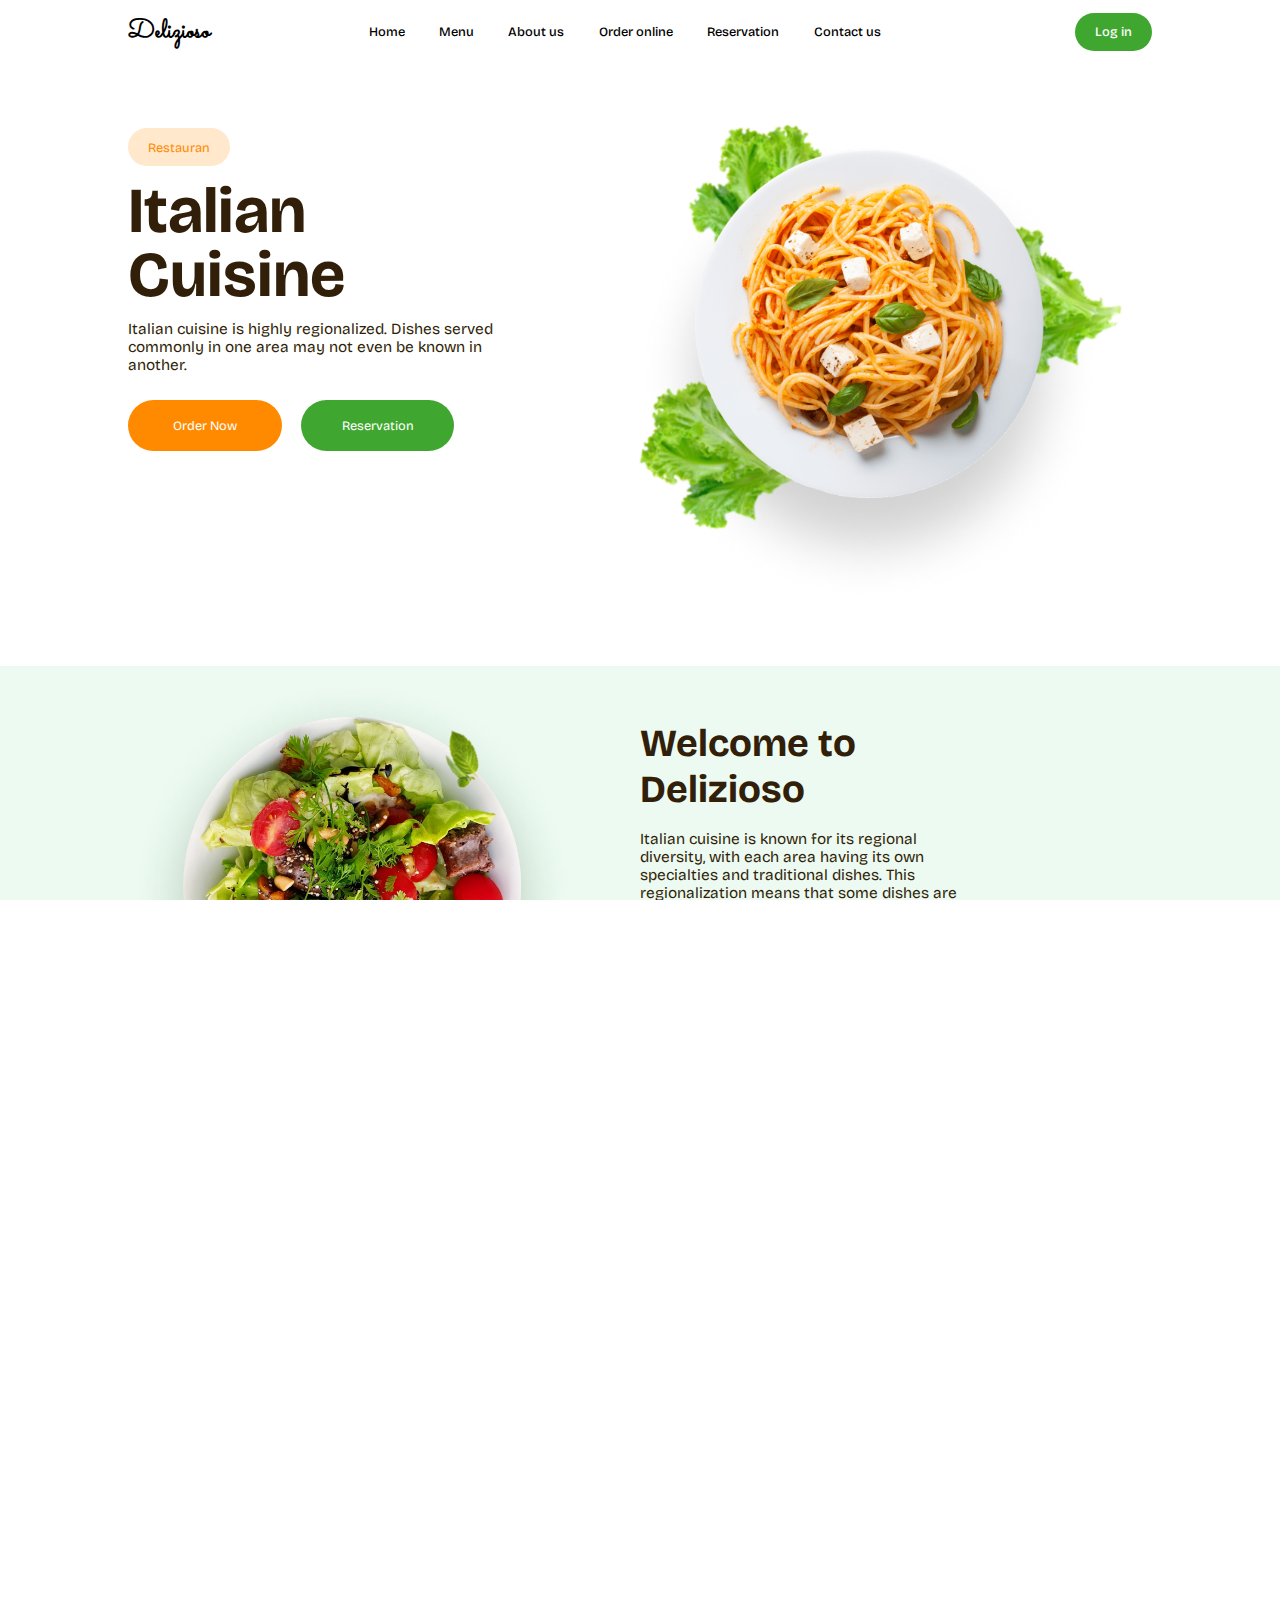
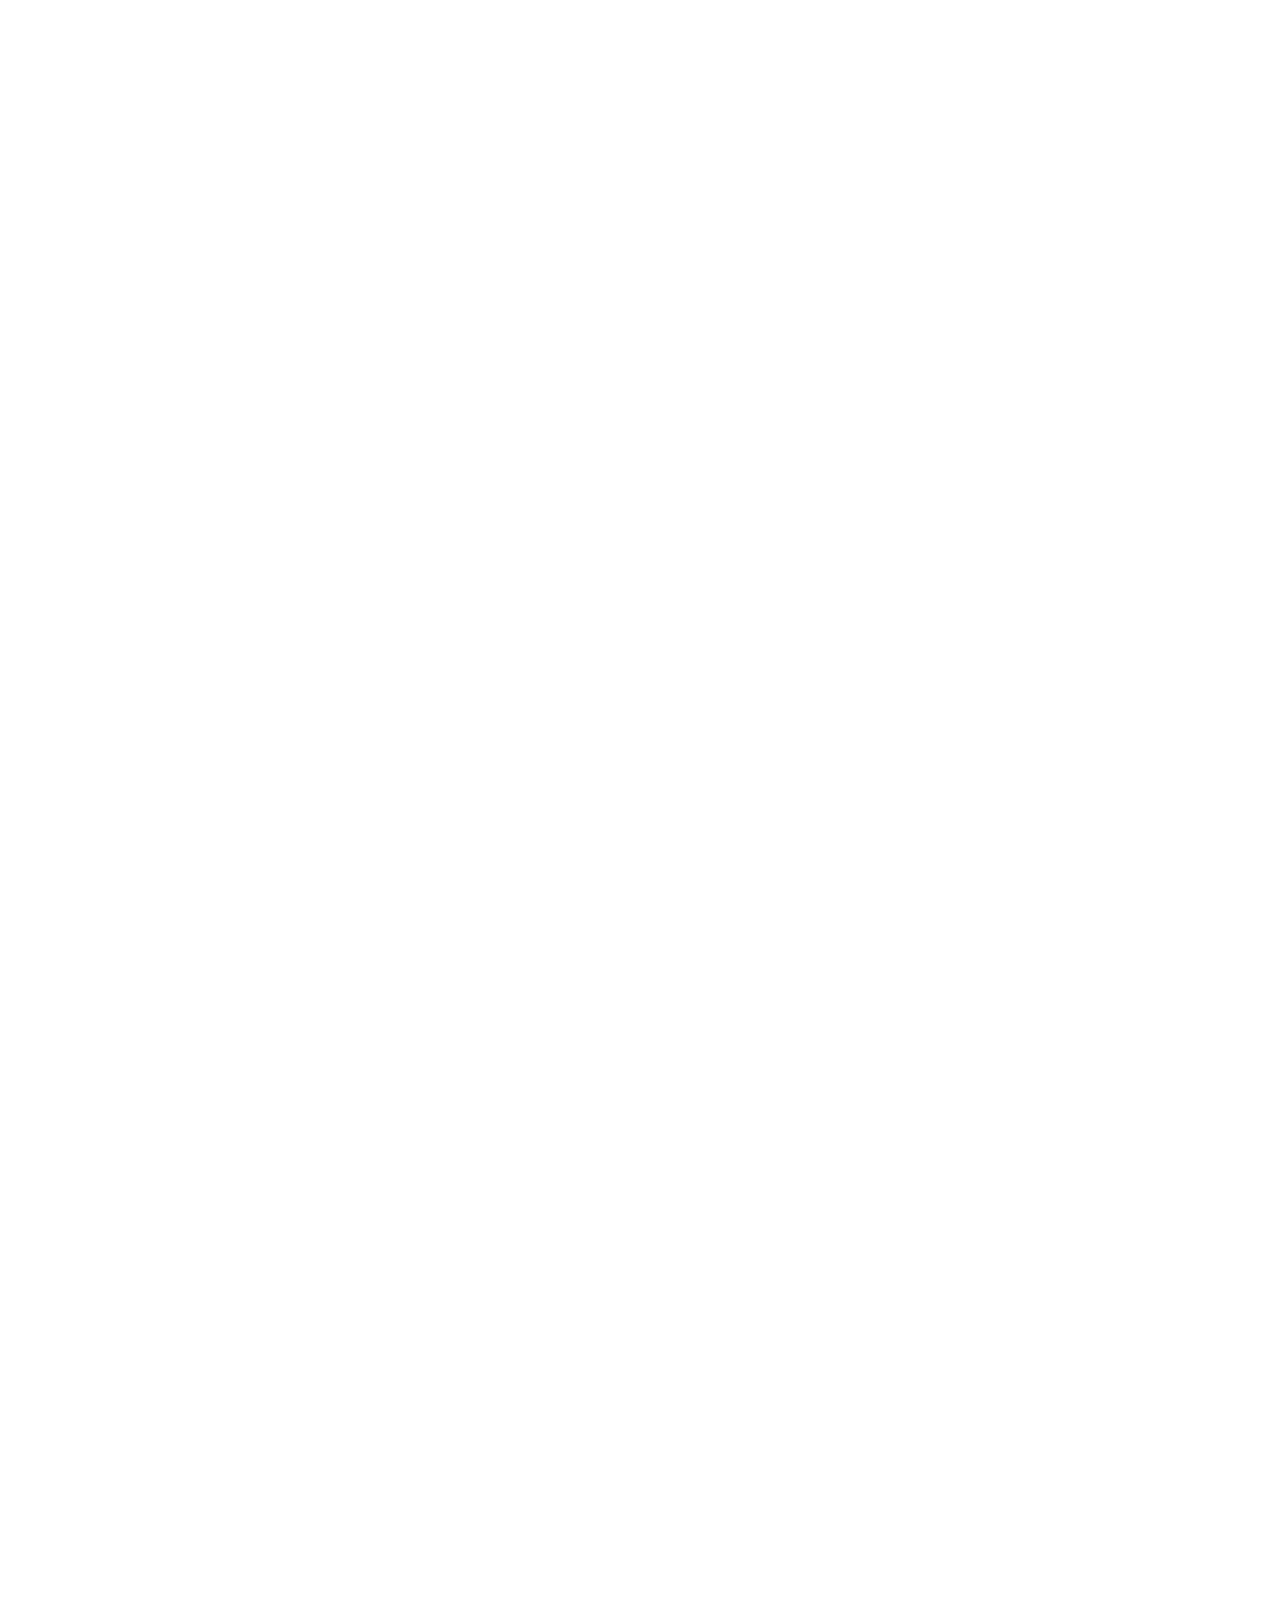
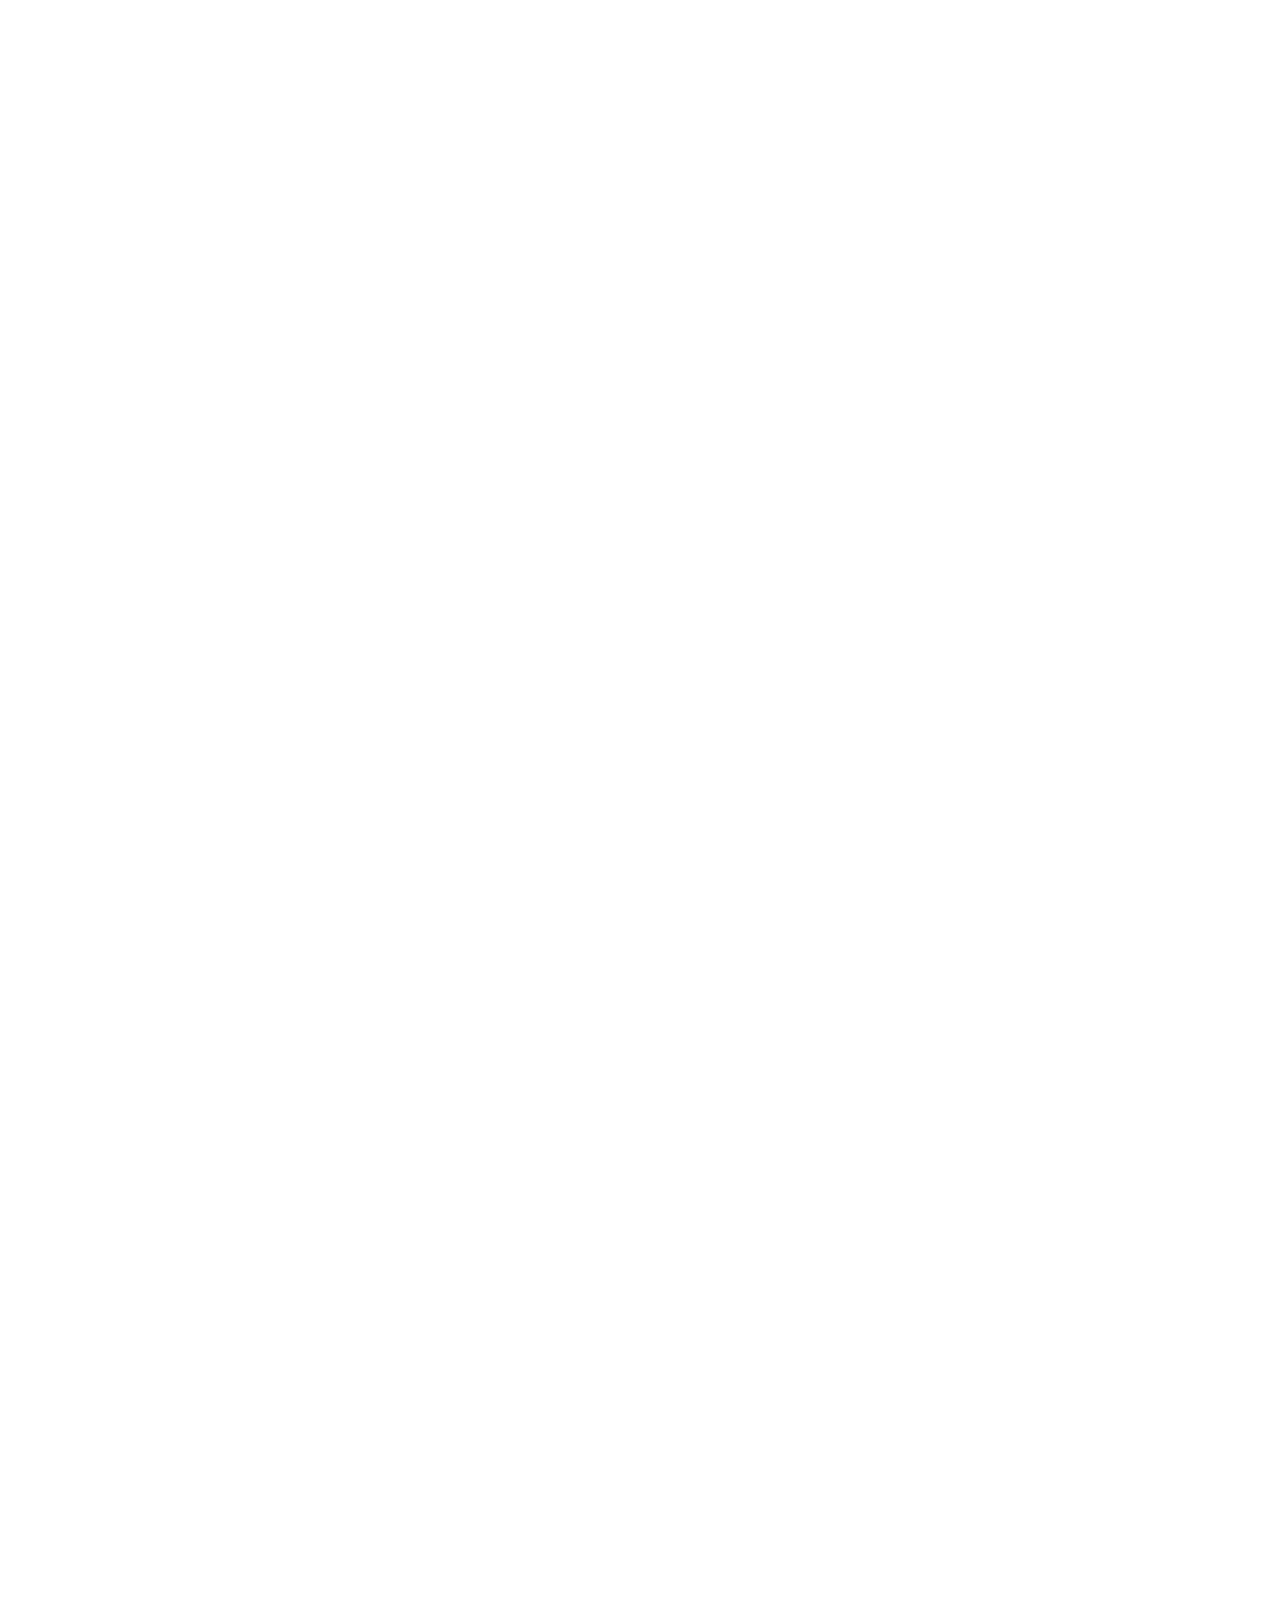
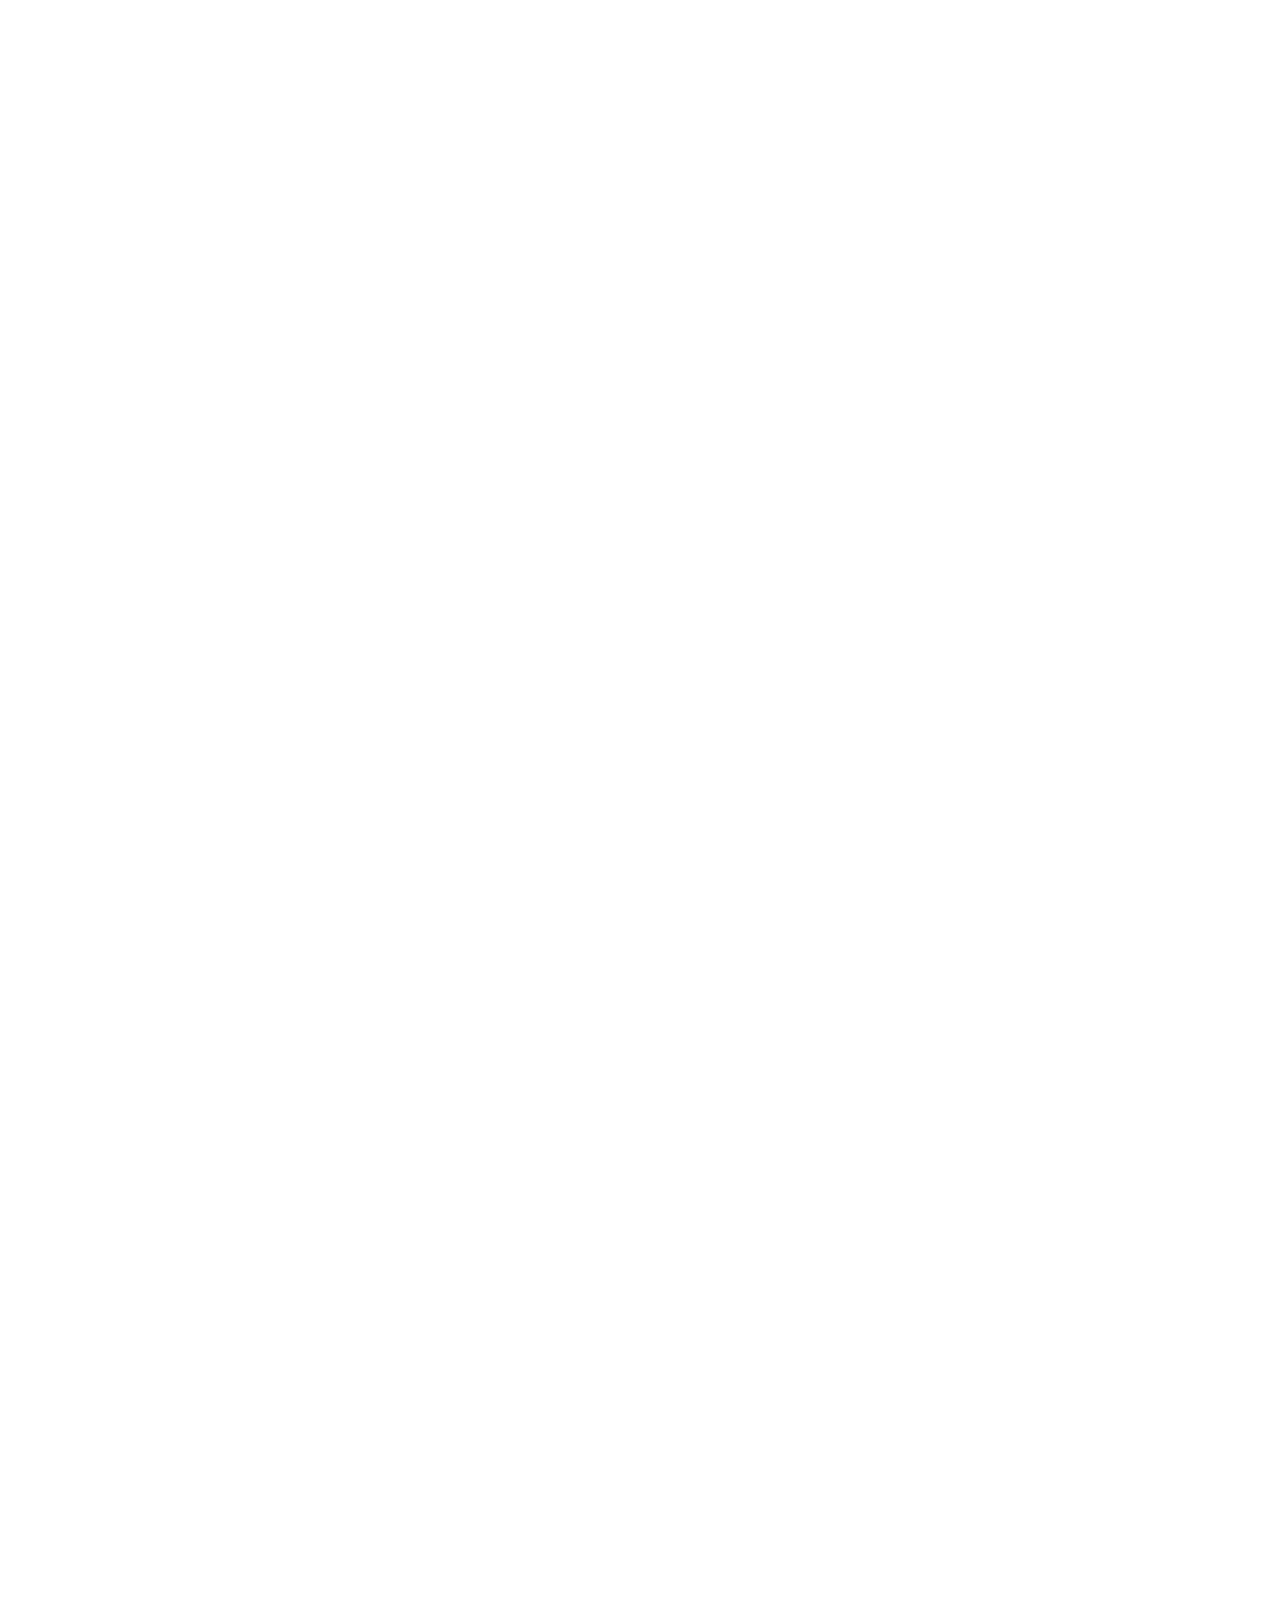
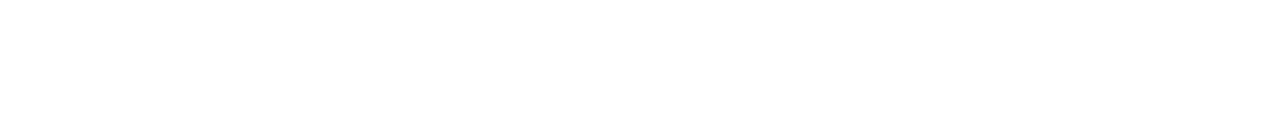
<file: Assets/index.html>
<!DOCTYPE html>
<html lang="en">
  <head>
    <meta charset="UTF-8" />
    <meta name="viewport" content="width=device-width, initial-scale=1.0" />
    <link
      rel="stylesheet"
      href="https://cdnjs.cloudflare.com/ajax/libs/font-awesome/6.5.1/css/all.min.css"
      integrity="sha512-DTOQO9RWCH3ppGqcWaEA1BIZOC6xxalwEsw9c2QQeAIftl+Vegovlnee1c9QX4TctnWMn13TZye+giMm8e2LwA=="
      crossorigin="anonymous"
      referrerpolicy="no-referrer"
    />
    <link
      rel="shortcut icon"
      href="./Images/Background/kisspng-italian-cuisine-pizza-naporitan-spaghetti-alla-put-top-view-spaghetti-bolognese-5add123c2c5952 1.png"
      type="image/x-icon"
    />
    <link rel="stylesheet" href="./style.css" />
    <link rel="stylesheet" href="./responsive.css" />
    <title>Delizioso</title>
  </head>

  <body>
    <div class="container">
        <div class="hamMenu">
            <input id="toggle" type="checkbox"></input>
            <label for="toggle" class="hamburger">
                <i class="fa-solid fa-bars icon icon0" style="color: #311f09"></i>
            </label>
            <div class="nav">
              <div class="nav-wrapper">
                <nav>
                  <a class="menu" href="#">Home</a><br>
                  <a href="./aboutus.html" class="menu" href="#">About</a><br>
                  <a class="menu" href="#">Order online</a><br>
                  <a class="menu" href="#">Reservation</a><br>
                  <a class="menu" href="#">Contact us</a><br>
                  <a class="loginMenu">Log in</a>
                </nav>
              </div>
            </div>
        </div>

      <div class="row">
        <div class="header">
          <a class="logo">Delizioso</a>
          <div class="group1">
            <a class="section">Home</a>
            <a href="./menu.html" class="section">Menu</a>
            <a href="./aboutus.html" class="section">About us</a>
            <a class="section">Order online</a>
            <a class="section">Reservation</a>
            <a class="section">Contact us</a>
          </div>
          <div class="group2">
            <i
              class="fa-solid fa-cart-shopping fa-bounce icon"
              style="color: #311f09; z-index: 0;"
            ></i>
            <a class="login">Log in</a>
            <!-- <i class="fa-solid fa-bars icon icon0" style="color: #c00909"></i> -->
          </div>
        </div>
      </div>

      <div class="row">
        <div class="background">
          <div class="divSection1">
            <p class="tag">Restauran</p>
            <h1 class="title">Italian Cuisine</h1>
            <p class="text">
              Italian cuisine is highly regionalized. Dishes served commonly in
              one area may not even be known in another.
            </p>
            <div class="div-button">
              <button class="button">Order Now</button>
              <button class="button1">Reservation</button>
            </div>
          </div>
          <div class="divSection2">
            <img
              class="img"
              src="./Images/Background/kisspng-italian-cuisine-pizza-naporitan-spaghetti-alla-put-top-view-spaghetti-bolognese-5add123c2c5952 1.png"
            />
          </div>
        </div>
      </div>

      <div class="rowWelcome">
        <div class="row">
          <div class="divWelcome">
            <div class="imgDiv">
              <img class="img1" src="./Images/Background/Group 33.png" />
            </div>
            <div class="divWelcomeText">
              <div class="divtextwelcome">
                <h1 class="title1">Welcome to Delizioso</h1>
                <p class="text1">
                  Italian cuisine is known for its regional diversity, with each
                  area having its own specialties and traditional dishes. This
                  regionalization means that some dishes are common in one area
                  but may not be known in another.
                </p>
              </div>
              <button class="button button2">See our Menu</button>
            </div>
          </div>
        </div>
      </div>

      <div class="divMenu">
        <h1 class="title2">Our popular menu</h1>
        <div class="tagSection">
          <a class="menuButton hover" href="">All Catagory</a>
          <a class="menuButton" href="">Dinner</a>
          <a class="menuButton" href="">Lunch</a>
          <a class="menuButton" href="">Dessert</a>
          <a class="menuButton" href="">Drinks</a>
        </div>

        <div class="divProduct">
          <div class="divMenuProduct">
            <img class="img2" src="./Images/Menu/Mask Group.png" />
            <p class="title3">Spaghetti</p>
            <img class="icon1" src="./Icons/Stars.svg" />
            <p class="text2">
              Lorem ipsum dolor sit amet, consectetur adipiscing elit. Egestas
              consequat elit mi eget auctor adipiscing aliquam, diam.
            </p>
            <div class="divOrder">
              <p class="text3">$12.99</p>
              <button class="button resButton" type="button">Order now</button>
            </div>
          </div>
          <div class="divMenuProduct">
            <img class="img2" src="./Images/Menu/Mask Group-1.png" />
            <p class="title3">Gnocchi</p>
            <img class="icon1" src="./Icons/Stars.svg" />
            <p class="text2">
              Lorem ipsum dolor sit amet, consectetur adipiscing elit. Egestas
              consequat elit mi eget auctor adipiscing aliquam, diam.
            </p>
            <div class="divOrder">
              <p class="text3">$12.99</p>
              <button class="button resButton" type="button">Order now</button>
            </div>
          </div>
          <div class="divMenuProduct">
            <img class="img2" src="./Images/Menu/Mask Group-2.png" />
            <p class="title3">Rovioli</p>
            <img class="icon1" src="./Icons/Stars.svg" />
            <p class="text2">
              Lorem ipsum dolor sit amet, consectetur adipiscing elit. Egestas
              consequat elit mi eget auctor adipiscing aliquam, diam.
            </p>
            <div class="divOrder">
              <p class="text3">$12.99</p>
              <button class="button resButton" type="button">Order now</button>
            </div>
          </div>
          <div class="divMenuProduct">
            <img class="img2" src="./Images/Menu/Mask Group-3.png" />
            <p class="title3">Penne Alla Vodak</p>
            <img class="icon1" src="./Icons/Stars.svg" />
            <p class="text2">
              Lorem ipsum dolor sit amet, consectetur adipiscing elit. Egestas
              consequat elit mi eget auctor adipiscing aliquam, diam.
            </p>
            <div class="divOrder">
              <p class="text3">$12.99</p>
              <button class="button resButton" type="button">Order now</button>
            </div>
          </div>
          <div class="divMenuProduct">
            <img class="img2" src="./Images/Menu/Mask Group-4.png" />
            <p class="title3">Risoto</p>
            <img class="icon1" src="./Icons/Stars.svg" />
            <p class="text2">
              Lorem ipsum dolor sit amet, consectetur adipiscing elit. Egestas
              consequat elit mi eget auctor adipiscing aliquam, diam.
            </p>
            <div class="divOrder">
              <p class="text3">$12.99</p>
              <button class="button resButton" type="button">Order now</button>
            </div>
          </div>
          <div class="divMenuProduct">
            <img class="img2" src="./Images/Menu/Mask Group-5.png" />
            <p class="title3">Splitza Signature</p>
            <img class="icon1" src="./Icons/Stars.svg" />
            <p class="text2">
              Lorem ipsum dolor sit amet, consectetur adipiscing elit. Egestas
              consequat elit mi eget auctor adipiscing aliquam, diam.
            </p>
            <div class="divOrder">
              <p class="text3">$12.99</p>
              <button class="button resButton" type="button">Order now</button>
            </div>
          </div>
        </div>
      </div>

      <div class="divTable">
        <img class="img3" src="./Images/Background/Picture.png" />
        <div class="divTableText">
          <h1 class="title4">Let's reserve a table</h1>
          <p class="text4">
            Lorem ipsum dolor sit amet, consectetur adipiscing elit. Facilisis
            ultricies at eleifend proin. Congue nibh nulla malesuada ultricies
            nec quam
          </p>
          <button class="button resButton1" type="button">Reservation</button>
        </div>
      </div>

      <div class="divChefs">
        <h1 class="title2">Our greatest chef</h1>

        <div class="chefs">
          <div class="divCheafSection">
            <img class="img4" src="./Images/Chefs/Group 9.png" />
            <p class="text5">Betran Komar</p>
            <p class="text6">Head Chef</p>
          </div>
          <div class="divCheafSection">
            <img class="img4" src="./Images/Chefs/Group 8.png" />
            <p class="text5">Ferry Sauwi</p>
            <p class="text6">Chef</p>
          </div>
          <div class="divCheafSection">
            <img class="img4" src="./Images/Chefs/Group 10.png" />
            <p class="text5">Iswan Dracho</p>
            <p class="text6">Chef</p>
          </div>
        </div>
        <button class="button resButton2" type="button">View all</button>
      </div>

      <div class="divCostumerSays">
        <div class="divCostumer">
          <div class="costumerText">
            <h1 class="title2">Our customers say</h1>
            <div class="divUser">
              <div class="firstdiv">
                <h6 class="text7">Starla Virgoun</h6>
                <p class="text8">Financial advisor</p>
              </div>
              <div class="seconddiv">
                <p class="text4 resText4">
                  Lorem ipsum dolor sit amet, consectetur adipiscing elit.
                  Facilisis ultricies at eleifend proin. Congue nibh nulla
                  malesuada ultricies nec quam
                </p>
              </div>
            </div>
          </div>
        </div>
      </div>

      <div class="divTime">
        <div class="divTimeImg">
          <div class="divTimeText">
            <h1 class="title2 title5">We are open from</h1>
            <h6 class="title6">Monday - Sunday</h6>
            <div class="divTextFlex">
              <p class="text9">Launch: Mon-Sun: 11:00 AM - 02:00 PM</p>
            </div>
            <div class="divTextFlex">
              <p class="text9">Dinner: Sunday: 04:00 PM - 08:00 AM</p>
            </div>
            <div class="divTextFlex">
              <p class="text9">04:00 PM - 09:00 PM</p>
            </div>
            <button class="button resButton3" type="button">Order now</button>
            <button class="button1 resButton3" type="button">
              Reservation
            </button>
          </div>
        </div>
      </div>

      <!--  -->
      <div class="divFooter">
        <div class="footerSection">
          <a class="logo footer1">Delizioso</a>
          <p class="text10">
            Viverra gravida morbi egestas facilisis tortor netus non duis
            tempor.
          </p>
          <div class="divSocial">
            <i
              class="fa-brands fa-square-x-twitter icon2"
              style="color: #ffffff"
            ></i>
            <i
              class="fa-brands fa-square-instagram icon2"
              style="color: #ffffff"
            ></i>
            <i
              class="fa-brands fa-square-facebook icon2"
              style="color: #ffffff"
            ></i>
          </div>
        </div>
        <div class="footerSection">
          <p class="section section1 section2">Page</p>
          <a class="section section1">Home</a>
          <a class="section section1">Menu</a>
          <a class="section section1">Order online</a>
          <a class="section section1">Catering</a>
          <a class="section section1">Reservation</a>
        </div>
        <div class="footerSection">
          <p class="section section1 section2">Information</p>
          <a class="section section1">About us</a>
          <a class="section section1">Testimonial</a>
          <a class="section section1">Event</a>
        </div>
        <div class="footerSection">
          <p class="section section1 section2">Get in touch</p>
          <a class="section section1"
            >3247 Johnson Ave, Bronx, NY 10463, Amerika Serikat</a
          >
          <a class="section section1">info@delizioso.com</a>
          <a class="section section1">+1 234 567 901</a>
        </div>
      </div>
      <img class="footer2" src="./Images/Background/Group 34.svg" />
    </div>
  </body>
</html>
</file>
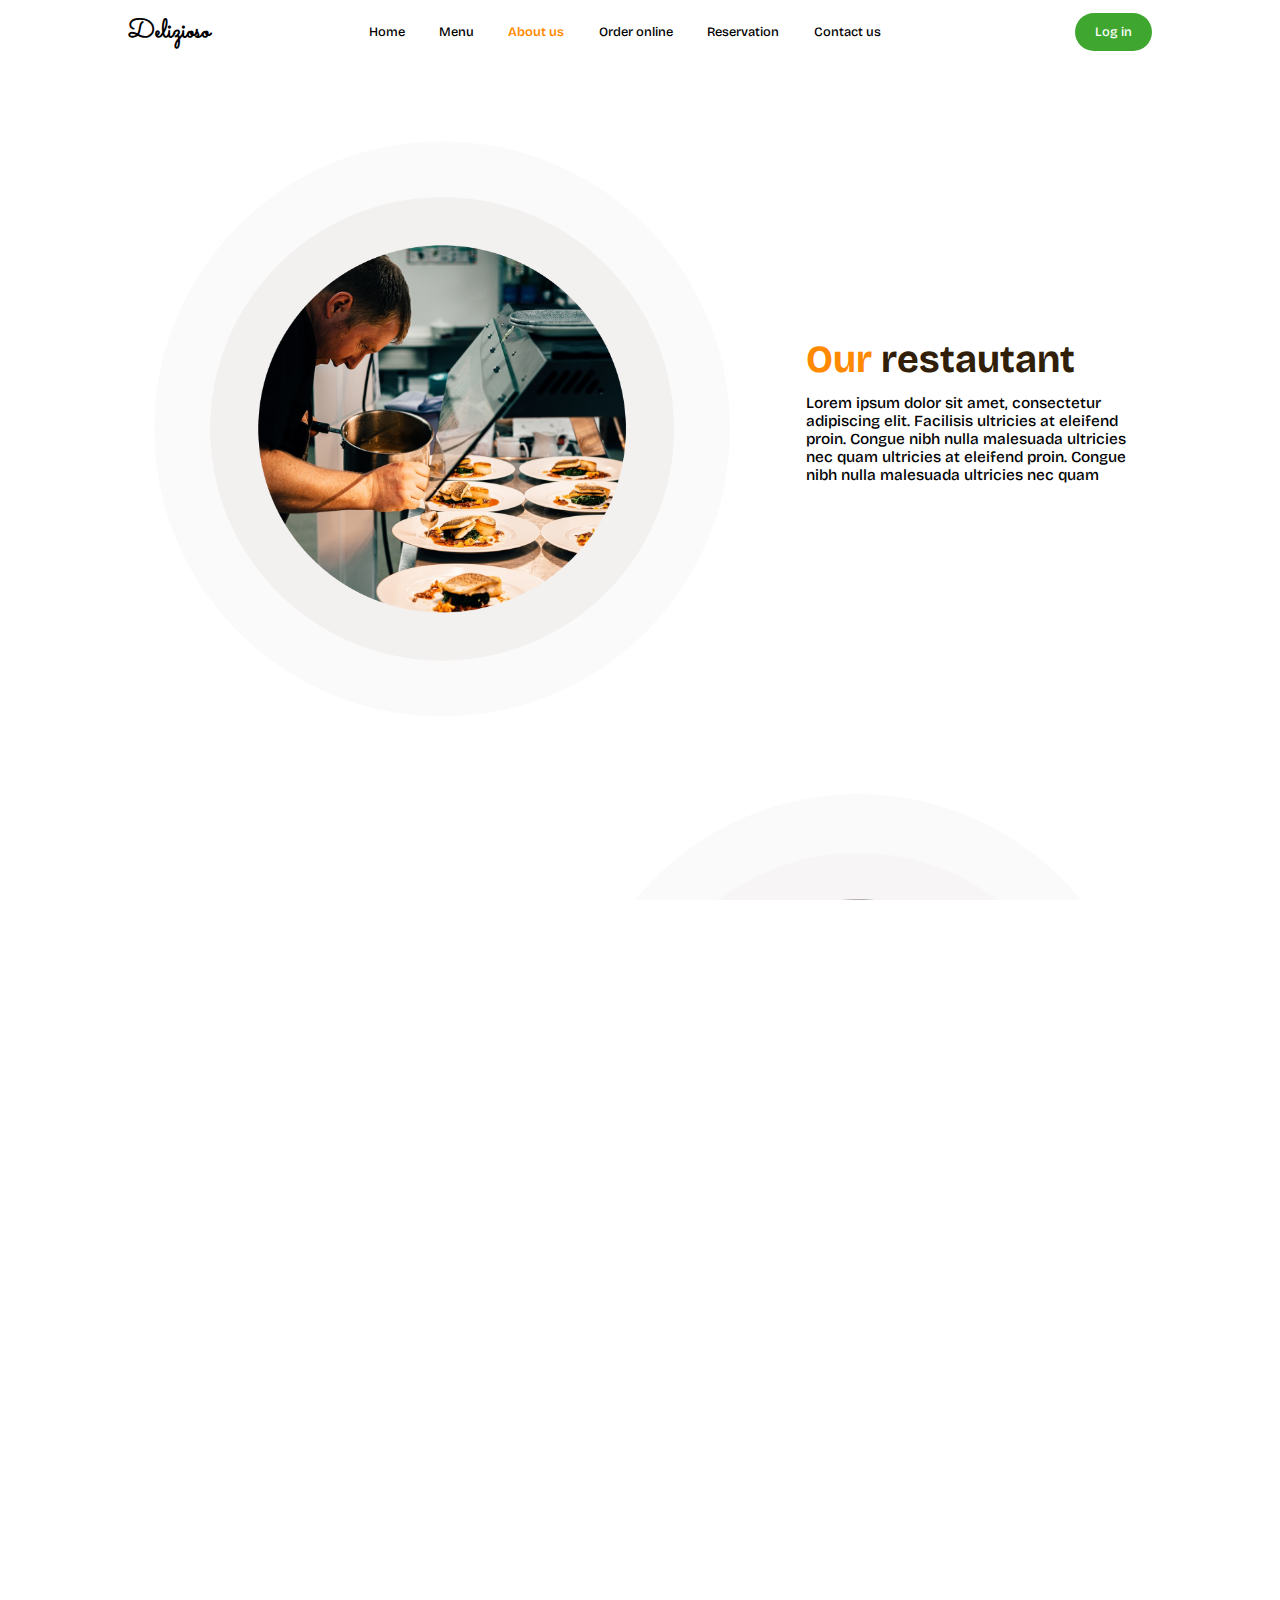
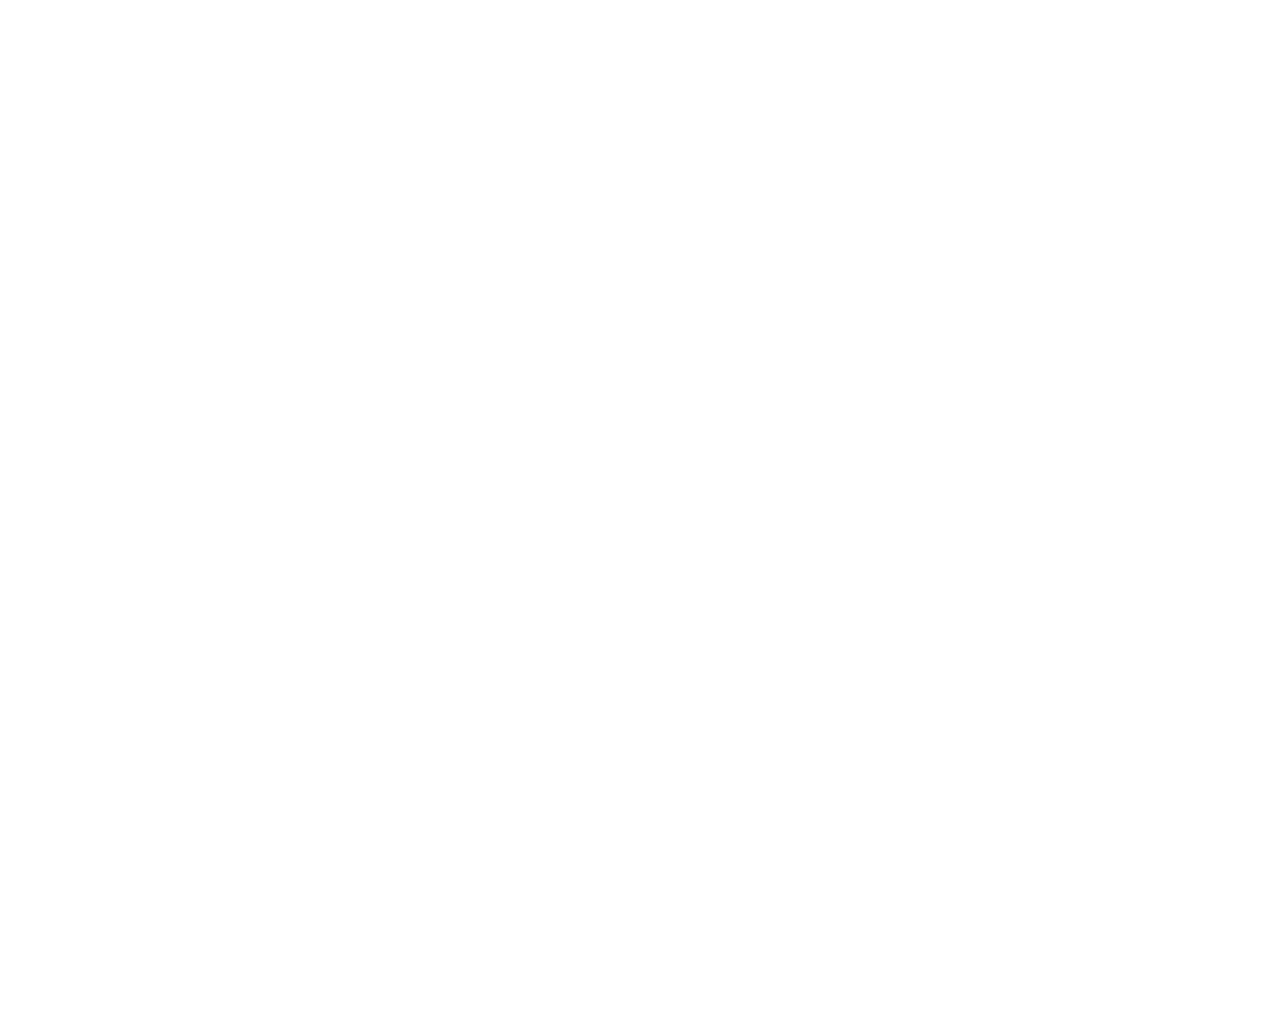
<file: Assets/aboutus.html>
<!DOCTYPE html>
<html lang="en">

<head>
    <meta charset="UTF-8" />
    <meta name="viewport" content="width=device-width, initial-scale=1.0" />
    <link rel="stylesheet" href="https://cdnjs.cloudflare.com/ajax/libs/font-awesome/6.5.1/css/all.min.css"
        integrity="sha512-DTOQO9RWCH3ppGqcWaEA1BIZOC6xxalwEsw9c2QQeAIftl+Vegovlnee1c9QX4TctnWMn13TZye+giMm8e2LwA=="
        crossorigin="anonymous" referrerpolicy="no-referrer" />
    <link rel="shortcut icon"
        href="./Images/Background/kisspng-italian-cuisine-pizza-naporitan-spaghetti-alla-put-top-view-spaghetti-bolognese-5add123c2c5952 1.png"
        type="image/x-icon" />
    <link rel="stylesheet" href="./style.css" />
    <link rel="stylesheet" href="./backup.css" />
    <link rel="stylesheet" href="./backup-responsive.css" />
    <link rel="stylesheet" href="./responsive.css" />
    <title>Delizioso</title>
</head>

<body>
    <div class="container">
        <div class="hamMenu">
            <input id="toggle" type="checkbox"></input>
            <label for="toggle" class="hamburger">
                <i class="fa-solid fa-bars icon icon0" style="color: #311f09"></i>
            </label>
            <div class="nav">
                <div class="nav-wrapper">
                    <nav>
                        <a class="menu" href="#">Home</a><br>
                        <a class="menu" href="#">About</a><br>
                        <a class="menu" href="#">Order online</a><br>
                        <a class="menu" href="#">Reservation</a><br>
                        <a class="menu" href="#">Contact us</a><br>
                        <a class="loginMenu">Log in</a>
                    </nav>
                </div>
            </div>
        </div>

        <div class="row">
            <div class="header">
                <a class="logo">Delizioso</a>
                <div class="group1">
                    <a href="./index.html" class="section">Home</a>
                    <a href="./menu.html" class="section">Menu</a>
                    <a class="section" style="color: #FF8A00; font-weight: 600;">About us</a>
                    <a class="section">Order online</a>
                    <a class="section">Reservation</a>
                    <a class="section">Contact us</a>
                </div>
                <div class="group2">
                    <i class="fa-solid fa-cart-shopping fa-bounce icon" style="color: #311f09; z-index: 0;"></i>
                    <a class="login">Log in</a>
                    <!-- <i class="fa-solid fa-bars icon icon0" style="color: #c00909"></i> -->
                </div>
            </div>
        </div>

        <div class="tables">

            <div class="divTable">
                <img class="img3" src="./Images/Background/Picture2.png" />
                <div class="divTableText">
                    <h1 class="title4"><spam style="color: #FF8A00;">Our</spam> restautant</h1>
                    <p class="text4">
                        Lorem ipsum dolor sit amet, consectetur adipiscing elit. Facilisis
                        ultricies at eleifend proin. Congue nibh nulla malesuada ultricies
                        nec quam
                        ultricies at eleifend proin. Congue nibh nulla malesuada ultricies
                        nec quam
                    </p>
                </div>
            </div>
            <div class="divTable gap">
                
                <div class="divTableText">
                    <p class="text4">
                        Lorem ipsum dolor sit amet, consectetur adipiscing elit. Facilisis
                        ultricies at eleifend proin. Congue nibh nulla malesuada ultricies
                        nec quam
                        ultricies at eleifend proin. Congue nibh nulla malesuada ultricies
                        nec quam
                    </p>
                </div>
                <img class="img3" src="./Images/Background/Picture1.png" />
            </div>
            <div class="divTable">
                <img class="img3 img3-1" src="./Images/Background/unsplash_lRAWcT7uwhY.png" />
                <div class="divTableText">
                    <h1 class="title4"><span style="color: #FF8A00;">Owner</span> & Executive Chef</h1>
                    <h1 class="title4 title4-0">"Ismail Marzuki"</h1>
                    <p class="text4">
                        Lorem ipsum dolor sit amet, consectetur adipiscing elit. Facilisis
                        ultricies at eleifend proin. Congue nibh nulla malesuada ultricies
                        nec quam
                        ultricies at eleifend proin. Congue nibh nulla malesuada ultricies
                        nec quam
                    </p>
                </div>
            </div>
        </div>
        <!--  -->
        <div class="divFooter">
            <div class="footerSection">
                <a class="logo footer1">Delizioso</a>
                <p class="text10">
                    Viverra gravida morbi egestas facilisis tortor netus non duis
                    tempor.
                </p>
                <div class="divSocial">
                    <i class="fa-brands fa-square-x-twitter icon2" style="color: #ffffff"></i>
                    <i class="fa-brands fa-square-instagram icon2" style="color: #ffffff"></i>
                    <i class="fa-brands fa-square-facebook icon2" style="color: #ffffff"></i>
                </div>
            </div>
            <div class="footerSection">
                <p class="section section1 section2">Page</p>
                <a class="section section1">Home</a>
                <a class="section section1">Menu</a>
                <a class="section section1">Order online</a>
                <a class="section section1">Catering</a>
                <a class="section section1">Reservation</a>
            </div>
            <div class="footerSection">
                <p class="section section1 section2">Information</p>
                <a class="section section1">About us</a>
                <a class="section section1">Testimonial</a>
                <a class="section section1">Event</a>
            </div>
            <div class="footerSection">
                <p class="section section1 section2">Get in touch</p>
                <a class="section section1">3247 Johnson Ave, Bronx, NY 10463, Amerika Serikat</a>
                <a class="section section1">info@delizioso.com</a>
                <a class="section section1">+1 234 567 901</a>
            </div>
        </div>
        <img class="footer2" src="./Images/Background/Group 34.svg" />
    </div>
</body>

</html>
</file>
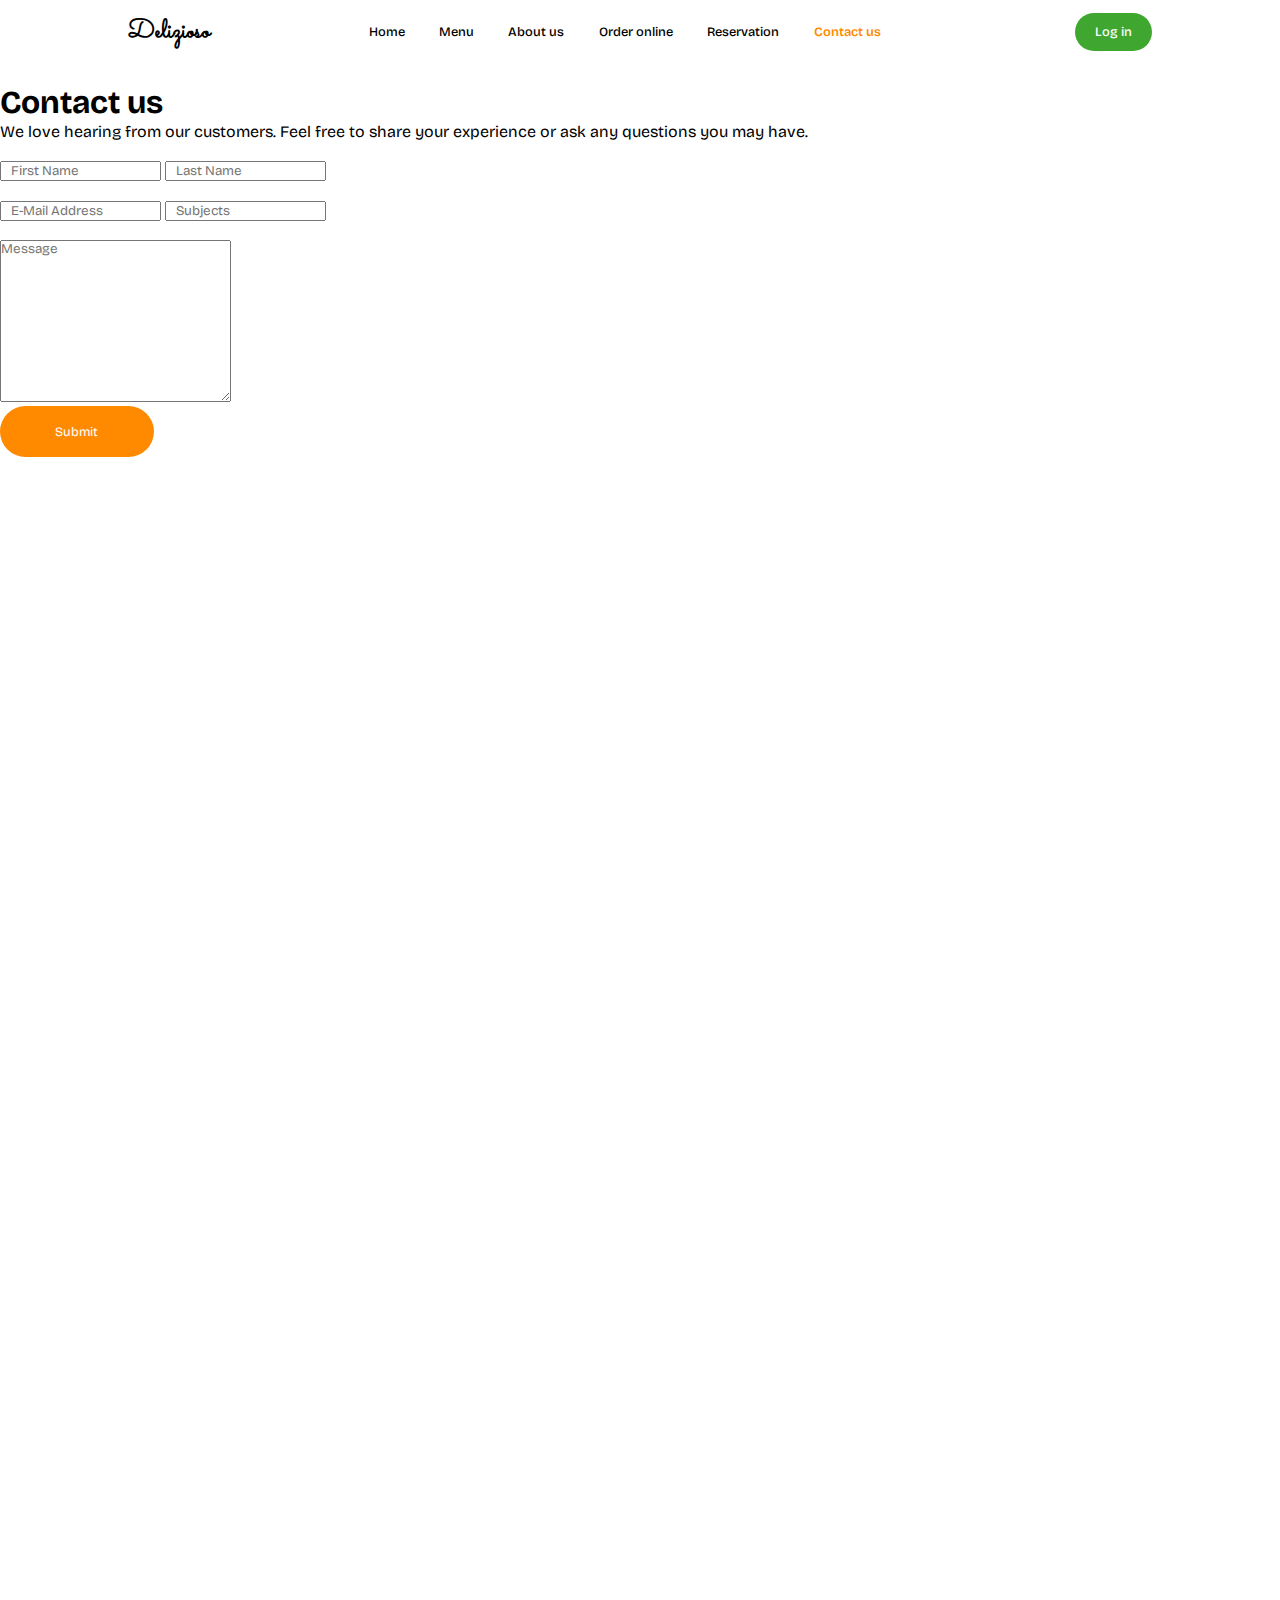
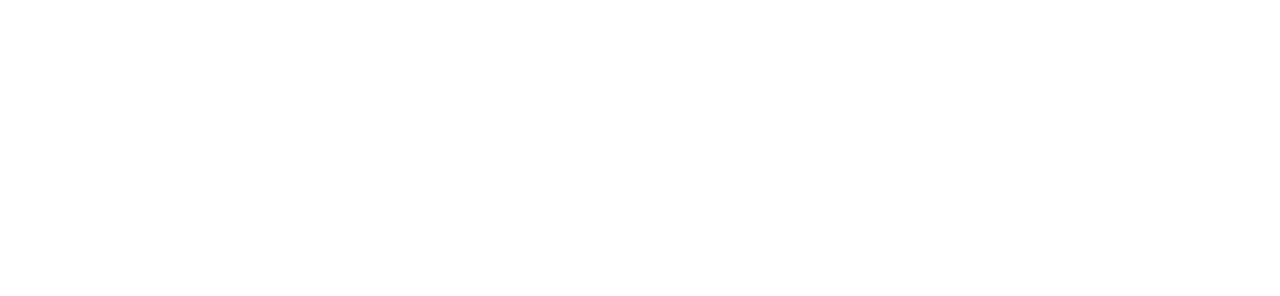
<file: Assets/contact.html>
<!DOCTYPE html>
<html lang="en">

<head>
    <meta charset="UTF-8" />
    <meta name="viewport" content="width=device-width, initial-scale=1.0" />
    <link rel="stylesheet" href="https://cdnjs.cloudflare.com/ajax/libs/font-awesome/6.5.1/css/all.min.css"
        integrity="sha512-DTOQO9RWCH3ppGqcWaEA1BIZOC6xxalwEsw9c2QQeAIftl+Vegovlnee1c9QX4TctnWMn13TZye+giMm8e2LwA=="
        crossorigin="anonymous" referrerpolicy="no-referrer" />
    <link rel="shortcut icon"
        href="./Images/Background/kisspng-italian-cuisine-pizza-naporitan-spaghetti-alla-put-top-view-spaghetti-bolognese-5add123c2c5952 1.png"
        type="image/x-icon" />
    <link rel="stylesheet" href="./style.css" />
    <link rel="stylesheet" href="./backup.css" />
    <link rel="stylesheet" href="./responsive.css" />
    <title>Delizioso</title>
</head>

<body>
    <div class="container">
        <div class="hamMenu">
            <input id="toggle" type="checkbox"></input>
            <label for="toggle" class="hamburger">
                <i class="fa-solid fa-bars icon icon0" style="color: #311f09"></i>
            </label>
            <div class="nav">
                <div class="nav-wrapper">
                    <nav>
                        <a class="menu" href="#">Home</a><br>
                        <a class="menu" href="#">About</a><br>
                        <a class="menu" href="#">Order online</a><br>
                        <a class="menu" href="#">Reservation</a><br>
                        <a class="menu" href="#">Contact us</a><br>
                        <a href="./login.html" class="loginMenu">Log in</a>
                    </nav>
                </div>
            </div>
        </div>

        <div class="row">
            <div class="header">
                <a class="logo">Delizioso</a>
                <div class="group1">
                    <a href="./index.html" class="section">Home</a>
                    <a href="./menu.html" class="section">Menu</a>
                    <a href="./aboutus.html" class="section">About us</a>
                    <a class="section">Order online</a>
                    <a class="section">Reservation</a>
                    <a class="section" style="color: #FF8A00; font-weight: 600;">Contact us</a>
                </div>
                <div class="group2">
                    <i class="fa-solid fa-cart-shopping fa-bounce icon" style="color: #311f09; z-index: 0;"></i>
                    <a href="./login.html" class="login">Log in</a>
                    <!-- <i class="fa-solid fa-bars icon icon0" style="color: #c00909"></i> -->
                </div>
            </div>
        </div>

        <br>

        <div class="divContact">
            <h1>Contact us</h1>
            <p>We love hearing from our customers. Feel free to share your experience or ask any questions you may have.
            </p>
            <br>
            <div class="contactSection">
                <div class="contactBar">
                    <input class="input input0" type="text" placeholder="   First Name">
                    <input class="input input0" type="text" placeholder="   Last Name">
                </div>
                <br>
                <div class="contactBar">
                    <input class="input input0" type="text" placeholder="   E-Mail Address">
                    <input class="input input0" type="text" placeholder="   Subjects">
                </div>
                <br>
                <textarea class="input input1" placeholder="Message" name="" id="" cols="30" rows="10"></textarea>
            </div>
            <button class="button" type="button">Submit</button>
        </div>
<br>
<br>
        <!--  -->
        <iframe src="https://www.google.com/maps/embed?pb=!1m18!1m12!1m3!1d47733.268181320185!2d13.66144481612672!3d41.6053911246497!2m3!1f0!2f0!3f0!3m2!1i1024!2i768!4f13.1!3m3!1m2!1s0x133aafa74096d92b%3A0x3e41425ebf7b3f38!2sGole%20del%20Melfa!5e0!3m2!1sen!2saz!4v1709109529181!5m2!1sen!2saz" width="100%" height="600" style="border:0;" allowfullscreen="" loading="lazy" referrerpolicy="no-referrer-when-downgrade"></iframe>
        <!--  -->

        <div class="divFooter footer0">
            <div class="footerSection">
                <a class="logo footer1">Delizioso</a>
                <p class="text10">
                    Viverra gravida morbi egestas facilisis tortor netus non duis
                    tempor.
                </p>
                <div class="divSocial">
                    <i class="fa-brands fa-square-x-twitter icon2" style="color: #ffffff"></i>
                    <i class="fa-brands fa-square-instagram icon2" style="color: #ffffff"></i>
                    <i class="fa-brands fa-square-facebook icon2" style="color: #ffffff"></i>
                </div>
            </div>
            <div class="footerSection">
                <p class="section section1 section2">Page</p>
                <a class="section section1">Home</a>
                <a class="section section1">Menu</a>
                <a class="section section1">Order online</a>
                <a class="section section1">Catering</a>
                <a class="section section1">Reservation</a>
            </div>
            <div class="footerSection">
                <p class="section section1 section2">Information</p>
                <a class="section section1">About us</a>
                <a class="section section1">Testimonial</a>
                <a class="section section1">Event</a>
            </div>
            <div class="footerSection">
                <p class="section section1 section2">Get in touch</p>
                <a class="section section1">3247 Johnson Ave, Bronx, NY 10463, Amerika Serikat</a>
                <a class="section section1">info@delizioso.com</a>
                <a class="section section1">+1 234 567 901</a>
            </div>
        </div>
        <img class="footer2" src="./Images/Background/Group 34.svg" />
    </div>


</body>

</html>
</file>
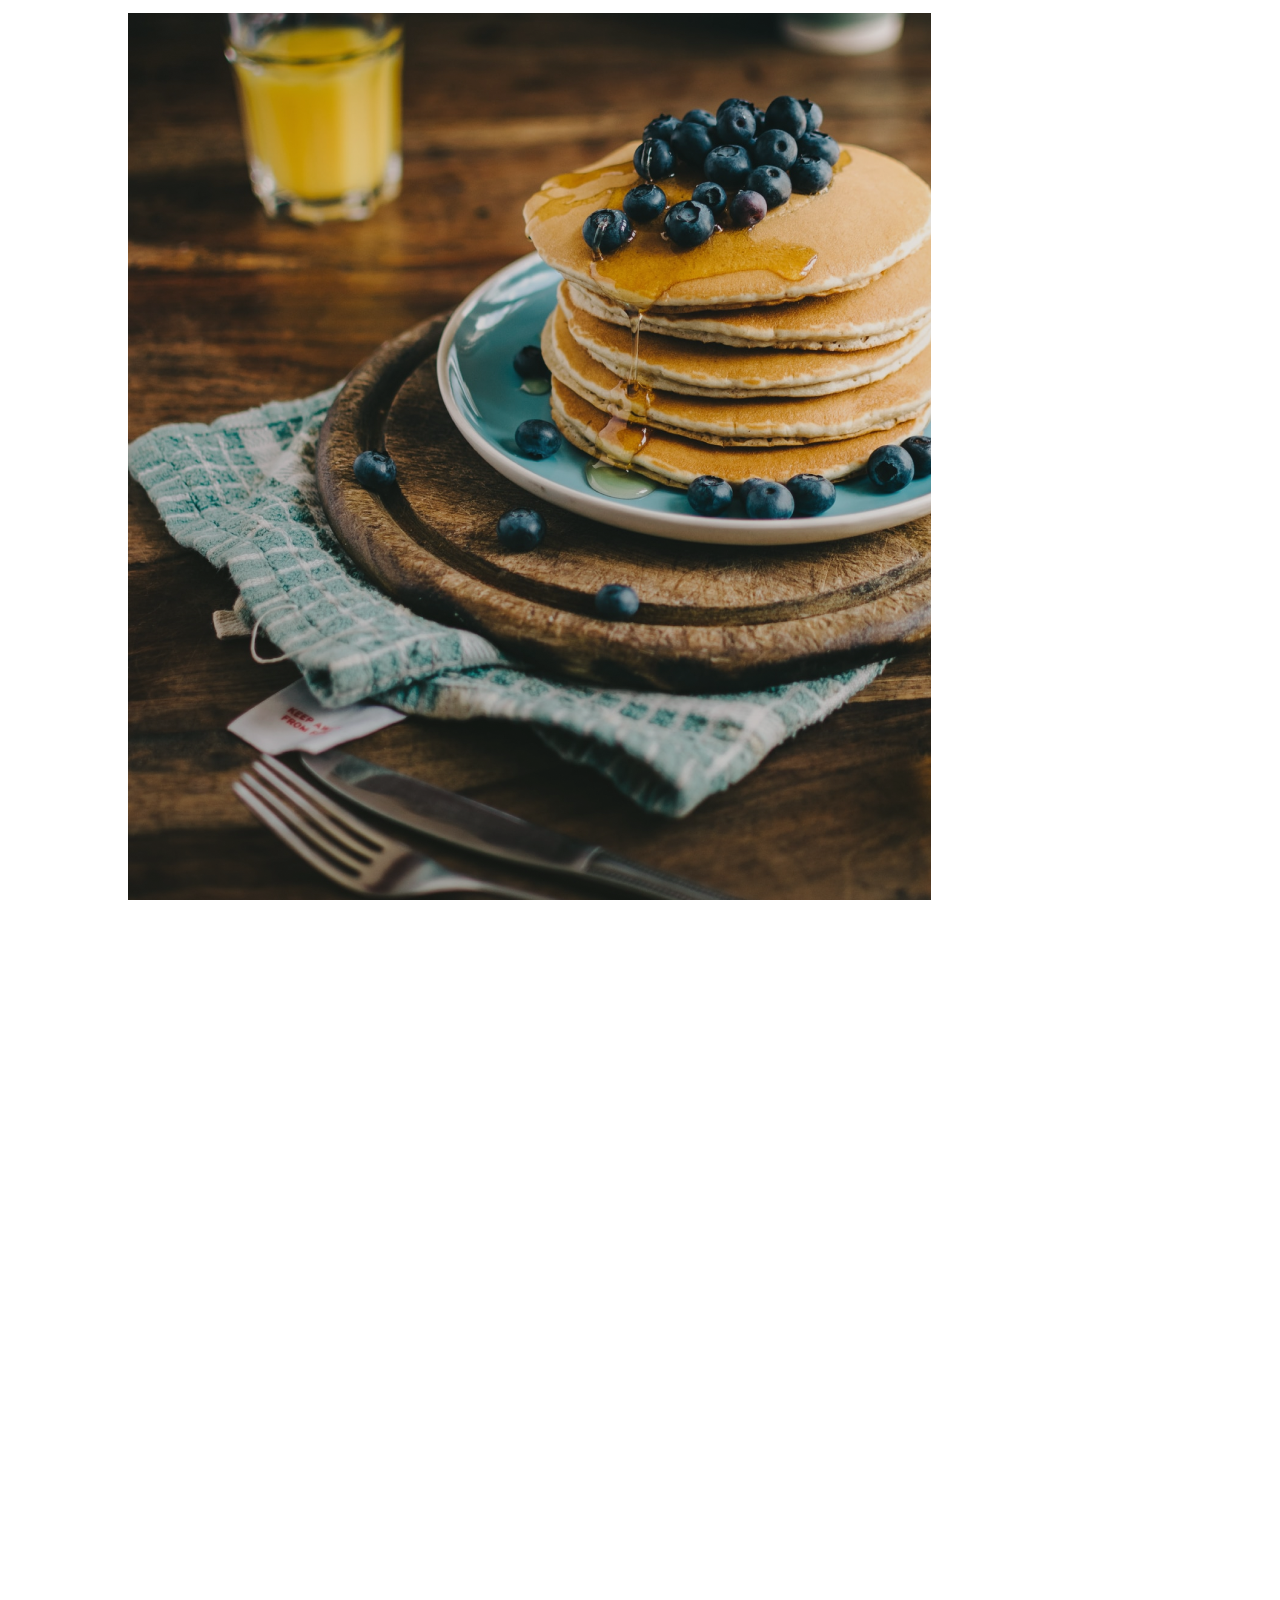
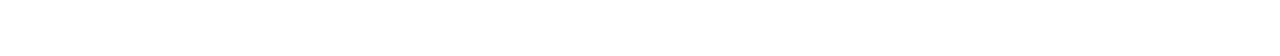
<file: Assets/login.html>
<!DOCTYPE html>
<html lang="en">

<head>
    <meta charset="UTF-8" />
    <meta name="viewport" content="width=device-width, initial-scale=1.0" />
    <link rel="stylesheet" href="https://cdnjs.cloudflare.com/ajax/libs/font-awesome/6.5.1/css/all.min.css"
        integrity="sha512-DTOQO9RWCH3ppGqcWaEA1BIZOC6xxalwEsw9c2QQeAIftl+Vegovlnee1c9QX4TctnWMn13TZye+giMm8e2LwA=="
        crossorigin="anonymous" referrerpolicy="no-referrer" />
    <link rel="shortcut icon"
        href="./Images/Background/kisspng-italian-cuisine-pizza-naporitan-spaghetti-alla-put-top-view-spaghetti-bolognese-5add123c2c5952 1.png"
        type="image/x-icon" />
    <link rel="stylesheet" href="./style.css" />
    <link rel="stylesheet" href="./backup.css" />
    <link rel="stylesheet" href="./backup-responsive.css" />
    <link rel="stylesheet" href="./responsive.css" />
    <title>Delizioso</title>
</head>

<body>

    <div class="row">
        <img class="loginBackground" src="./Images/Background/Login.png" alt="" srcset="">
        <div class="header">
            <a href="./index.html" class="logo">Delizioso</a>
        </div>
    </div>
    </div>

    <div class="row">
        <h1 class="signUp">Sign Up</h1>
        <p class="text11">Don't have an account? <a href="" style="color: #0094ff; font-weight: 600;">Log in</a></p>
        <br><br>
        <div class="checkBox">
            <p class="text11">Full Name</p>
            <input class="input" type="text" placeholder="">
        </div>
        <br>
        <div class="checkBox">
            <p class="text11">E-mail Address</p>
            <input class="input" type="email" placeholder="">
        </div>
        <br>
        <div class="checkBox">
            <p class="text11">Password</p>
            <input class="input" type="password" placeholder="">
        </div>
        <br>
        <div class="remmemberMe">
            <input class="checkBoxStyle" type="checkbox" style="transform: scale(1.5); margin-left: 0.3vw;">
            <label class="text12" for="myCheckbox" style="margin-left: 0.5vw;">Remmember Me</label>

        </div>
        <br>
        <br>
        <button class="button button3-0" type="button">Sign Up</button>
        <br>
        <br>
        <button class="button button3 button3-0" type="button"><img class="icon3" src="./Icons/Google__G__logo.svg.png">Sign Up With Google</button>
    </div>

</body>

</html>
</file>
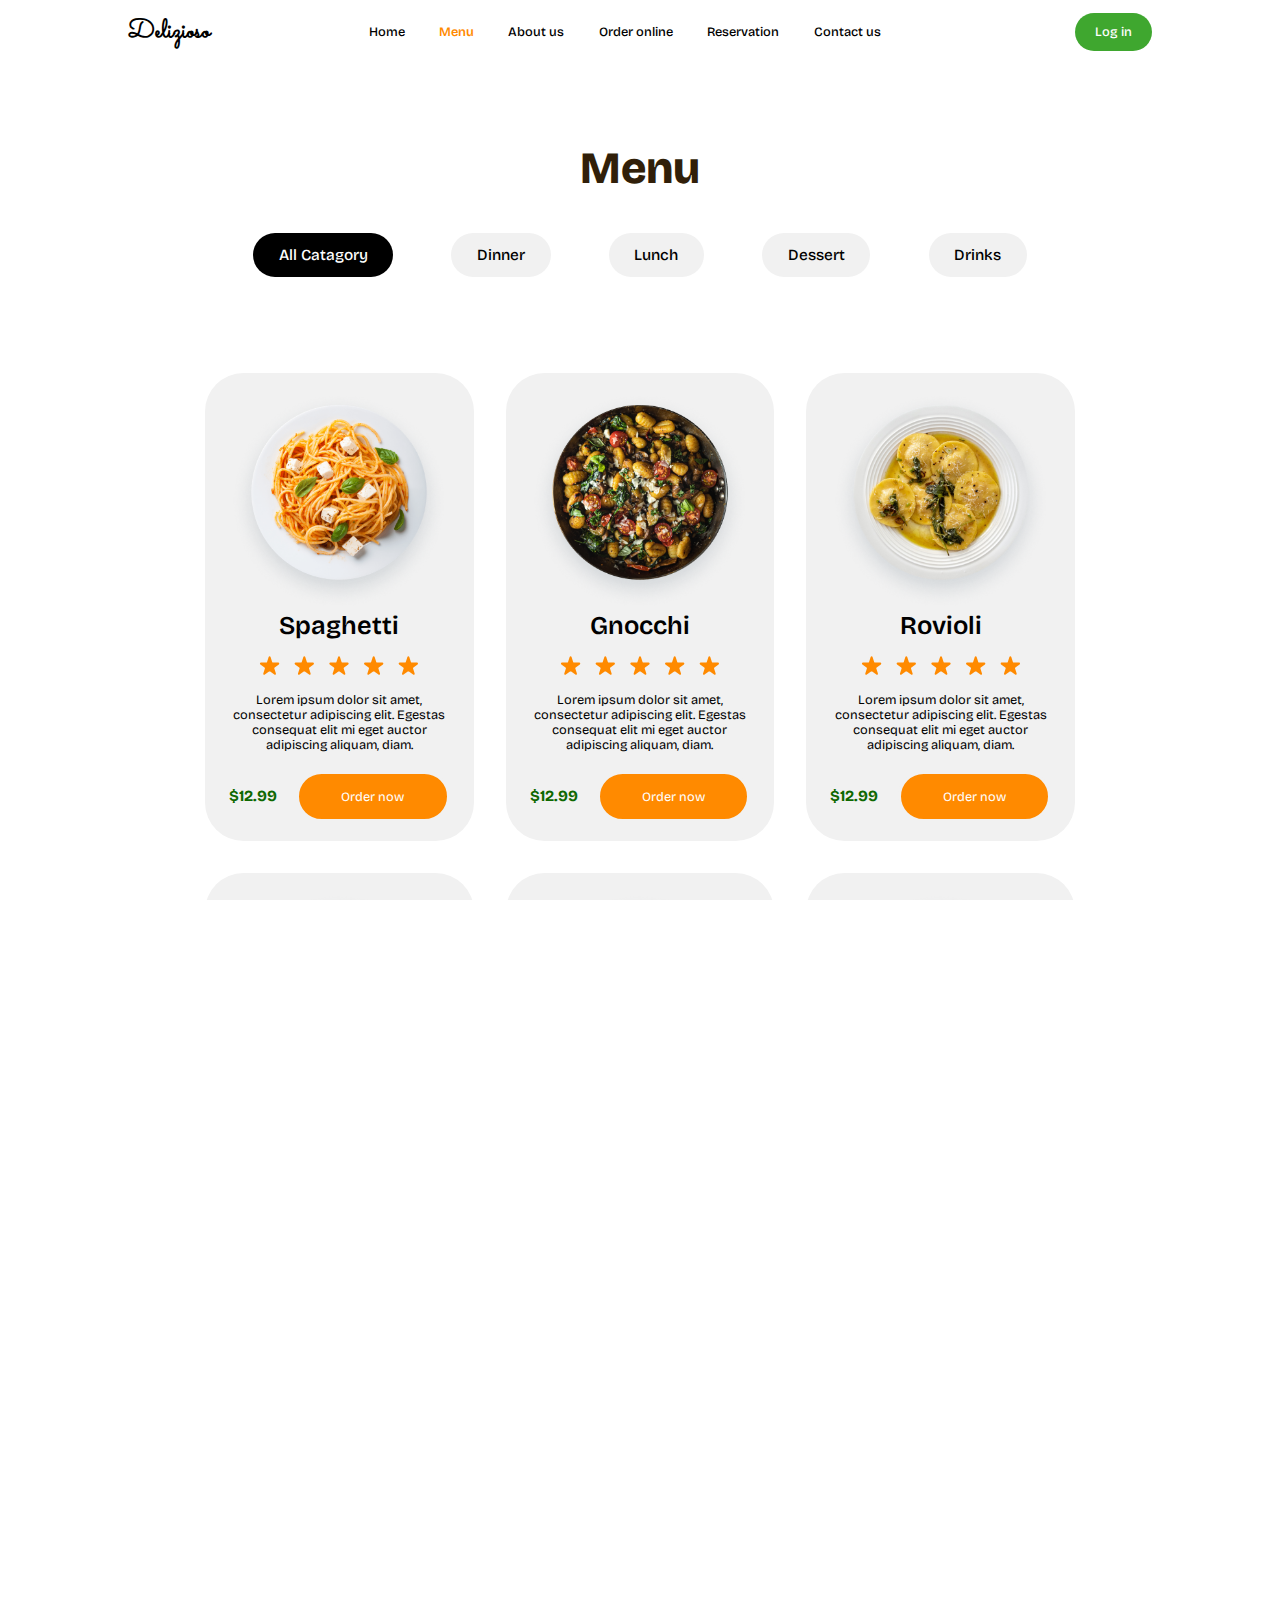
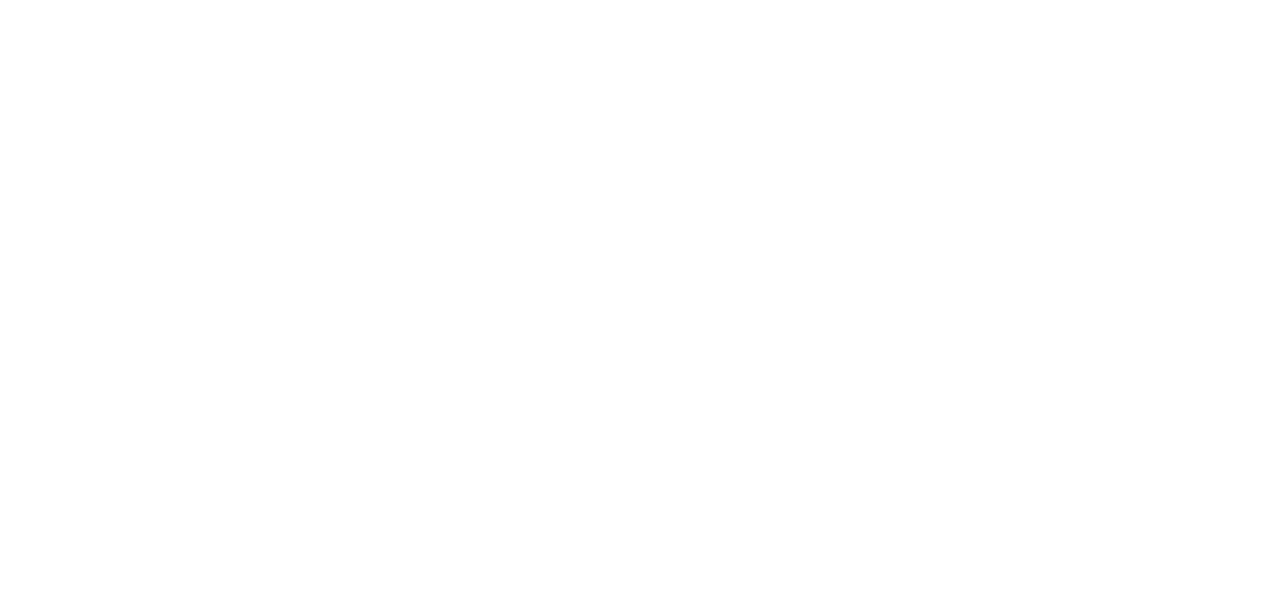
<file: Assets/menu.html>
<!DOCTYPE html>
<html lang="en">

<head>
  <meta charset="UTF-8" />
  <meta name="viewport" content="width=device-width, initial-scale=1.0" />
  <link rel="stylesheet" href="https://cdnjs.cloudflare.com/ajax/libs/font-awesome/6.5.1/css/all.min.css"
    integrity="sha512-DTOQO9RWCH3ppGqcWaEA1BIZOC6xxalwEsw9c2QQeAIftl+Vegovlnee1c9QX4TctnWMn13TZye+giMm8e2LwA=="
    crossorigin="anonymous" referrerpolicy="no-referrer" />
  <link rel="shortcut icon"
    href="./Images/Background/kisspng-italian-cuisine-pizza-naporitan-spaghetti-alla-put-top-view-spaghetti-bolognese-5add123c2c5952 1.png"
    type="image/x-icon" />
  <link rel="stylesheet" href="./style.css" />
  <link rel="stylesheet" href="./backup.css" />
  <link rel="stylesheet" href="./responsive.css" />
  <title>Delizioso</title>
</head>

<body>
  <div class="container">
    <div class="hamMenu">
      <input id="toggle" type="checkbox"></input>
      <label for="toggle" class="hamburger">
        <i class="fa-solid fa-bars icon icon0" style="color: #311f09"></i>
      </label>
      <div class="nav">
        <div class="nav-wrapper">
          <nav>
            <a class="menu" href="#">Home</a><br>
            <a class="menu" href="#">About</a><br>
            <a class="menu" href="#">Order online</a><br>
            <a class="menu" href="#">Reservation</a><br>
            <a class="menu" href="#">Contact us</a><br>
            <a href="./login.html" class="loginMenu">Log in</a>
          </nav>
        </div>
      </div>
    </div>

    <div class="row">
      <div class="header">
        <a class="logo">Delizioso</a>
        <div class="group1">
          <a href="./index.html" class="section">Home</a>
          <a class="section" style="color: #FF8A00; font-weight: 600;">Menu</a>
          <a href="./aboutus.html" class="section">About us</a>
          <a class="section">Order online</a>
          <a class="section">Reservation</a>
          <a class="section">Contact us</a>
        </div>
        <div class="group2">
          <i class="fa-solid fa-cart-shopping fa-bounce icon" style="color: #311f09; z-index: 0;"></i>
          <a href="./login.html" class="login">Log in</a>
          <!-- <i class="fa-solid fa-bars icon icon0" style="color: #c00909"></i> -->
        </div>
      </div>
    </div>

    <div class="divMenu">
      <h1 class="title2">Menu</h1>
      <div class="tagSection">
        <a class="menuButton hover" href="">All Catagory</a>
        <a class="menuButton" href="">Dinner</a>
        <a class="menuButton" href="">Lunch</a>
        <a class="menuButton" href="">Dessert</a>
        <a class="menuButton" href="">Drinks</a>
      </div>
    </div>


    <div class="divMenu" id="AllCatagory" style="display: none;">
      <div class="divProduct">
        <div class="divMenuProduct">
          <img class="img2" src="./Images/Menu/Mask Group.png" />
          <p class="title3">Spaghetti</p>
          <img class="icon1" src="./Icons/Stars.svg" />
          <p class="text2">
            Lorem ipsum dolor sit amet, consectetur adipiscing elit. Egestas
            consequat elit mi eget auctor adipiscing aliquam, diam.
          </p>
          <div class="divOrder">
            <p class="text3">$12.99</p>
            <button class="button resButton" type="button">Order now</button>
          </div>
        </div>
        <div class="divMenuProduct">
          <img class="img2" src="./Images/Menu/Mask Group-1.png" />
          <p class="title3">Gnocchi</p>
          <img class="icon1" src="./Icons/Stars.svg" />
          <p class="text2">
            Lorem ipsum dolor sit amet, consectetur adipiscing elit. Egestas
            consequat elit mi eget auctor adipiscing aliquam, diam.
          </p>
          <div class="divOrder">
            <p class="text3">$12.99</p>
            <button class="button resButton" type="button">Order now</button>
          </div>
        </div>
        <div class="divMenuProduct">
          <img class="img2" src="./Images/Menu/Mask Group-2.png" />
          <p class="title3">Rovioli</p>
          <img class="icon1" src="./Icons/Stars.svg" />
          <p class="text2">
            Lorem ipsum dolor sit amet, consectetur adipiscing elit. Egestas
            consequat elit mi eget auctor adipiscing aliquam, diam.
          </p>
          <div class="divOrder">
            <p class="text3">$12.99</p>
            <button class="button resButton" type="button">Order now</button>
          </div>
        </div>
        <div class="divMenuProduct">
          <img class="img2" src="./Images/Menu/Mask Group-3.png" />
          <p class="title3">Penne Alla Vodak</p>
          <img class="icon1" src="./Icons/Stars.svg" />
          <p class="text2">
            Lorem ipsum dolor sit amet, consectetur adipiscing elit. Egestas
            consequat elit mi eget auctor adipiscing aliquam, diam.
          </p>
          <div class="divOrder">
            <p class="text3">$12.99</p>
            <button class="button resButton" type="button">Order now</button>
          </div>
        </div>
        <div class="divMenuProduct">
          <img class="img2" src="./Images/Menu/Mask Group-4.png" />
          <p class="title3">Risoto</p>
          <img class="icon1" src="./Icons/Stars.svg" />
          <p class="text2">
            Lorem ipsum dolor sit amet, consectetur adipiscing elit. Egestas
            consequat elit mi eget auctor adipiscing aliquam, diam.
          </p>
          <div class="divOrder">
            <p class="text3">$12.99</p>
            <button class="button resButton" type="button">Order now</button>
          </div>
        </div>
        <div class="divMenuProduct">
          <img class="img2" src="./Images/Menu/Mask Group-5.png" />
          <p class="title3">Splitza Signature</p>
          <img class="icon1" src="./Icons/Stars.svg" />
          <p class="text2">
            Lorem ipsum dolor sit amet, consectetur adipiscing elit. Egestas
            consequat elit mi eget auctor adipiscing aliquam, diam.
          </p>
          <div class="divOrder">
            <p class="text3">$12.99</p>
            <button class="button resButton" type="button">Order now</button>
          </div>
        </div>
      </div>
    </div>

    <br>

    <div class="divMenu divMenu1" id="Dinner">
      <div class="divSectionProductBar">
        <div class="divProduct resSize cards">
          <!-- Product Card -->
          <div class="divMenuProduct">
            <img class="img2" src="./Images/Menu/Mask Group.png" />
            <p class="title3">Spaghetti</p>
            <img class="icon1" src="./Icons/Stars.svg" />
            <p class="text2">
              Lorem ipsum dolor sit amet, consectetur adipiscing elit. Egestas
              consequat elit mi eget auctor adipiscing aliquam, diam.
            </p>
            <div class="divOrder">
              <p class="text3">$12.99</p>
              <button class="button resButton OrderId" type="button">Order now</button>
            </div>
          </div>
          <div class="divMenuProduct">
            <img class="img2" src="./Images/Menu/Mask Group-1.png" />
            <p class="title3">Gnocchi</p>
            <img class="icon1" src="./Icons/Stars.svg" />
            <p class="text2">
              Lorem ipsum dolor sit amet, consectetur adipiscing elit. Egestas
              consequat elit mi eget auctor adipiscing aliquam, diam.
            </p>
            <div class="divOrder">
              <p class="text3">$12.99</p>
              <button class="button resButton OrderId" type="button">Order now</button>
            </div>
          </div>
          <div class="divMenuProduct">
            <img class="img2" src="./Images/Menu/Mask Group-2.png" />
            <p class="title3">Rovioli</p>
            <img class="icon1" src="./Icons/Stars.svg" />
            <p class="text2">
              Lorem ipsum dolor sit amet, consectetur adipiscing elit. Egestas
              consequat elit mi eget auctor adipiscing aliquam, diam.
            </p>
            <div class="divOrder">
              <p class="text3">$12.99</p>
              <button class="button resButton OrderId" type="button">Order now</button>
            </div>
          </div>
          <div class="divMenuProduct">
            <img class="img2" src="./Images/Menu/Mask Group-3.png" />
            <p class="title3">Penne Alla Vodak</p>
            <img class="icon1" src="./Icons/Stars.svg" />
            <p class="text2">
              Lorem ipsum dolor sit amet, consectetur adipiscing elit. Egestas
              consequat elit mi eget auctor adipiscing aliquam, diam.
            </p>
            <div class="divOrder">
              <p class="text3">$12.99</p>
              <button class="button resButton OrderId" type="button">Order now</button>
            </div>
          </div>
          <div class="divMenuProduct">
            <img class="img2" src="./Images/Menu/Mask Group-4.png" />
            <p class="title3">Risoto</p>
            <img class="icon1" src="./Icons/Stars.svg" />
            <p class="text2">
              Lorem ipsum dolor sit amet, consectetur adipiscing elit. Egestas
              consequat elit mi eget auctor adipiscing aliquam, diam.
            </p>
            <div class="divOrder">
              <p class="text3">$12.99</p>
              <button class="button resButton OrderId" type="button">Order now</button>
            </div>
          </div>
          <div class="divMenuProduct">
            <img class="img2" src="./Images/Menu/Mask Group-5.png" />
            <p class="title3">Splitza Signature</p>
            <img class="icon1" src="./Icons/Stars.svg" />
            <p class="text2">
              Lorem ipsum dolor sit amet, consectetur adipiscing elit. Egestas
              consequat elit mi eget auctor adipiscing aliquam, diam.
            </p>
            <div class="divOrder">
              <p class="text3">$12.99</p>
              <button class="button resButton OrderId" type="button">Order now</button>
            </div>
          </div>
        </div>
        <!-- Product Card -->

        <!-- Check Out -->
        <div class="divProduct0 cart">
          <button class="button resButton1" type="button">Order Now</button>
          <br>
          <div class="divOrders" id="minicart">
            <!--  -->
            <table>
              <thead>

              </thead>
              <tbody></tbody>
            </table>

            <a href="#" id="vaciar-carrito" class="button u-full-width">
              Clean Cart <i class="far fa-trash-alt"></i>
          </a>
          <!--  -->
          </div>
        </div>
      </div>
    </div>



    <!--  -->
    <div class="divFooter">
      <div class="footerSection">
        <a class="logo footer1">Delizioso</a>
        <p class="text10">
          Viverra gravida morbi egestas facilisis tortor netus non duis
          tempor.
        </p>
        <div class="divSocial">
          <i class="fa-brands fa-square-x-twitter icon2" style="color: #ffffff"></i>
          <i class="fa-brands fa-square-instagram icon2" style="color: #ffffff"></i>
          <i class="fa-brands fa-square-facebook icon2" style="color: #ffffff"></i>
        </div>
      </div>
      <div class="footerSection">
        <p class="section section1 section2">Page</p>
        <a class="section section1">Home</a>
        <a class="section section1">Menu</a>
        <a class="section section1">Order online</a>
        <a class="section section1">Catering</a>
        <a class="section section1">Reservation</a>
      </div>
      <div class="footerSection">
        <p class="section section1 section2">Information</p>
        <a class="section section1">About us</a>
        <a class="section section1">Testimonial</a>
        <a class="section section1">Event</a>
      </div>
      <div class="footerSection">
        <p class="section section1 section2">Get in touch</p>
        <a class="section section1">3247 Johnson Ave, Bronx, NY 10463, Amerika Serikat</a>
        <a class="section section1">info@delizioso.com</a>
        <a class="section section1">+1 234 567 901</a>
      </div>
    </div>
    <img class="footer2" src="./Images/Background/Group 34.svg" />
  </div>
  <script src="./main.js"></script>
</body>

</html>
</file>
<file: Assets/style.css>
@import url('https://fonts.googleapis.com/css2?family=Bricolage+Grotesque:opsz,wght@12..96,200..800&display=swap');
@import url('https://fonts.googleapis.com/css2?family=Sacramento&display=swap');

* {
    margin: 0;
    padding: 0;
    box-sizing: border-box;
    font-family: "Bricolage Grotesque", sans-serif;
}

body,
html {
    width: 100%;
    height: 100%;
    overflow-x: hidden;
}

::-webkit-scrollbar {
    width: 0.5vw;
}

::-webkit-scrollbar-track {
    background: #ffffff;
}

::-webkit-scrollbar-thumb {
    background-color: #3FA72F;
}

.container {
    height: fit-content;
    width: 100%;
}

.row {
    height: fit-content;
    padding: 1vw 10vw;
}

.logo {
    font-size: 2vw;
    font-weight: 600;
    font-family: "Sacramento", cursive;
    cursor: pointer;
    text-decoration: none;
    color: black;
}

.header {
    display: flex;
    align-items: center;
    justify-content: space-between;
}

.group1 {
    display: flex;
    align-items: center;
    justify-content: space-between;
    width: 50%;
}

.group2 {
    display: flex;
    align-items: center;
    justify-content: space-between;
    width: 11%;
}

.login {
    display: flex;
    align-items: center;
    justify-content: center;
    background-color: #3FA72F;
    color: white;
    font-weight: 500;
    height: 3vw;
    width: 6vw;
    cursor: pointer;
    transition: all 0.5s;
    font-size: 1vw;
    border-radius: 100px;
    text-decoration: none;
}

.section {
    color: #000000;
    text-decoration: none;
}

.icon {
    font-size: 1.3vw;
    cursor: pointer;
}

.section {
    font-size: 16px;
    font-weight: 500;
    cursor: pointer;
    font-size: 1vw;
}

.section:hover {
    color: #FF8A00;
    font-weight: 600;
}


.login:hover {
    background-color: #000000;
}

.background {
    display: flex;
    height: fit-content;
    margin-top: 4vw;
}


.divSection1 {
    width: 45%;
}

.divSection2 {
    width: 55%;
    display: flex;
    align-items: flex-end;
    height: 41vw;
}

.divSection2 img {
    width: 100%;
}

.tag {
    background-color: #ffe8cc;
    width: 8vw;
    height: 3vw;
    display: flex;
    justify-content: center;
    align-items: center;
    border-radius: 100px;
    color: #FF8A00;
    font-size: 1vw;
    
}

.title {
    margin-top: 1vw;
    font-size: 5vw;
    line-height: 5vw;
    width: 17vw;
    margin-bottom: 1vw;
    color: #311F09;
}

.text {
    font-size: 1.2vw;
    width: 30vw;
    margin-bottom: 2vw;
    color: #311F09;
}

.img {
    right: 0;
    top: 0;
    width: 42vw !important;
}

.button,
.button1 {
    height: 4vw;
    width: 12vw;
    border: none;
    border-radius: 100px;
    color: white;
    font-weight: 400;
    font-size: 1vw
}

.button {
    background-color: #FF8A00;
}

.button1 {
    background-color: #3FA72F;
}

.button:hover,
.button1:hover {
    background-color: #000000;
    transition: all 0.5s;
}

.div-button {
    display: flex;
    gap: 1.5vw;
}

.rowWelcome {
    background-color: #ecfaf1;
    width: 100%;
    height: 36vw;
}

.img1 {
    width: 35vw;
}

.divWelcome {
    display: flex;
    gap: 5vw;
}

.title1 {
    font-size: 3vw;
    color: #311F09;
    width: 25vw;
}

.text1 {
    color: #311F09;
    font-size: 1.2vw;
    width: 25vw;
}

.divWelcomeText {
    display: flex;
    flex-direction: column;
    justify-content: space-around;
    height: 34vw;
}

.divtextwelcome {
    display: flex;
    flex-direction: column;
    justify-content: space-between;
    height: 17vw;
}

.divMenu {
    display: flex;
    flex-direction: column;
    align-items: center;
    width: 100%;
}

.tagSection {
    margin-top: 3vw;
    display: flex;
    width: 65%;
    justify-content: space-around;
    margin-bottom: 6vw;
}

.menuButton {
    background-color: #f1f1f1;
    text-decoration: none;
    color: black;
    font-size: 1.2vw;
    font-weight: 500;
    padding: 1vw 2vw;
    border-radius: 100px;
}

.menuButton:hover {
    background-color: #000000;
    color: white;
    transition: all 0.5s;
}

.title2 {
    font-size: 3.5vw;
    color: #311F09;
    margin-top: 6vw;
    font-weight: 800;
}

.divMenuProduct {
    display: flex;
    flex-direction: column;
    align-items: center;
    background-color: #f1f1f1;
    border-radius: 3vw;
    width: fit-content;
    padding: 1.5vw;
}

.img2 {
    width: 17vw;
}

.icon1 {
    margin-bottom: 1vw;
}

.title3 {
    font-size: 2vw;
    font-weight: 600;
    margin-bottom: 1vw;
}

.text2 {
    text-align: center;
    margin-bottom: 1.5vw;
    width: 18vw;
    font-size: 1vw;
}

.divOrder {
    display: flex;
    align-items: center;
    gap: 1.5vw;
}

.text3 {
    font-size: 1.2vw;
    font-weight: 700;
    color: #0e6800;
}

.divProduct {
    display: flex;
    gap: 2.5vw;
    flex-wrap: wrap;
    justify-content: center;
    padding-inline: 6vw;
}

.hover {
    background-color: #000000;
    color: white;
}

.divTable {
    display: flex;
    align-items: center;
    margin-top: 6vw;
}

.img3 {
    width: 45vw;
}

.title4 {
    font-size: 3vw;
    margin-bottom: 1vw;
    color: #311F09;
}

.text4 {
    font-size: 1vw;
    width: 25vw;
    margin-bottom: 3vw;
}

.divTableText {
    margin-left: 6vw;
}

.divMenuProduct:hover {
    background-color: #FF8A00;
    transition: all 0.5s;
    color: white;
}

.resButton {
    border: solid 3px #f1f1f1;
}

.resButton:hover {
    border: solid 3px #0e6800;
    background-color: #0e6800;
}

/*  */

.divChefs {
    width: 100%;
    display: flex;
    flex-direction: column;
    align-items: center;
}

.chefs {
    display: flex;
    gap: 2vw;
    margin-top: 5vw;
}

.text5 {
    margin-top: 1vw;
    font-size: 1.5vw;
    font-weight: 600;
}

.text6 {
    margin-top: 0.5vw;
    font-size: 1.2vw;
    font-weight: 600;
    color: #0e6800;
}

.divCheafSection {
    display: flex;
    flex-direction: column;
    align-items: center;
}

.img4 {
    width: 20vw;
    height: fit-content;
}

.resButton2 {
    margin-top: 4vw;
}

.divCostumer {
    background-image: url(./Images/Background/Ourcustomerssay.png);
    background-size: cover;
    width: 100%;
    height: 95vw;
}

.divCostumerSays {
    margin-top: 6vw;
    text-align: center;
}

.costumerText {
    height: 60vw;
    display: flex;
    flex-direction: column;
    justify-content: space-between;
}

.divUser{

    display: flex;
    flex-direction: column;
}
.divCostumer{
    display: flex;
    flex-direction: column;
}

.seconddiv{
    display: flex;
    justify-content: center;
}

.text7 {
    margin-top: 1.5vw;
    font-size: 2vw;
    font-weight: 600;
    
}

.text8 {
    margin-top: 0.5vw;
    font-size: 1.2vw;
    font-weight: 600;
    margin-bottom: 10vw;
} 

.text4 {
    margin-top: 0.5vw;
    font-size: 1.2vw;
    font-weight: 500; 

}

.divUser {
    height: 30%;
    display: flex;
    flex-direction: column;
    justify-content: space-between;
}

/*  */

.divTimeImg {
    background-image: url(./Images/Background/Group61.png);
    background-size: cover;
    width: 100%;
    height: 41vw;
    display: flex;
    flex-direction: column;
    align-items: center;
   
}

.divTime {
    margin: 5vw 0vw;
    width: 100%;
    padding-inline: 10vw;
}

.title5 {
    color: white;
    margin: 0;
}

.text9 {
    color: white;
    font-size: 1vw;
}

.title6 {
    color: white;
    font-size: 2vw;
}

.divTimeText{
    display: flex;
    flex-direction: column;
    justify-content: space-between;
    align-items: center;
    width: 100%;
    height: 100%;
    padding: 5vw;
}

/*  */

.divFooter {
    background-color: #311F09;
    display: flex;
    width: 100%;
    height: 30vw;
justify-content: center;
align-items: center;
    padding-inline: 4vw;
}

.footer1 {
    color: white;
    font-weight: 400;
    font-size: 2.5vw;
}

.text10 {
    color: white;
    font-weight: 300;
    font-size: 1.2vw;
    width: 15vw;
}

.footerSection {
    display: flex;
    flex-direction: column;
    justify-content: top;
    gap: 2vw;
    width: 100%;
    height: 50%;
}

.icon2 {
font-size: 3vw;
}

.divSocial {
    display: flex;
gap: 2vw;
    width: fit-content;
}

.section1 {
    color: white;
    font-weight: 300;
    font-size: 1.2vw;
}

.section2 {
    color: #FF8A00;
    font-size: 1.3vw;
    font-weight: 500;
}

.footer2 {
    width: 100%;
    user-select: none;
    -webkit-user-select: none;
    -khtml-user-select: none;
    -moz-user-select: none;
    -o-user-select: none;
}

/*  */

/* .hamMenu {
    position: absolute;
    display: flex;
    flex-direction: column;
    align-items: center;
    text-align: center;
    width: 70%;
    height: 70vw;
    justify-content: space-between;
    background-color: white;
    border-bottom: 3px solid rgb(162, 161, 161);
    box-shadow: 0px 5px 5px rgb(222, 222, 222);
    padding: 1vw 10vw;
    z-index: 2;
}
.active{
    background-color: red;
    display: none;
}
.divSectionMenu {
    height: 100%;
    padding: 4vw 0vw;
    width: fit-content;
    display: flex;
    flex-direction: column;
    justify-content: space-between;
}



.icon3 {
    font-size: 4vw !important;
    margin-top: 2vw;
} */

/*  */
.hamMenu{
    position: relative;
}
  
  #toggle {
    display: none;
  }
  
  .hamburger {
    position: absolute;
    top: 6.2vw;
    right: 10.5vw;
    width: fit-content;
    z-index: 5;
  }
  
  .hamburger div {
    position: relative;
    width: 3vw;
    height: 0.1vw;
    border-radius: 3px;
    background-color: #311F09;
    margin-top: 1vw;
    transition: all 0.3s ease-in-out;
  }
  
  .nav {
    position: fixed;
    width: 100%;
    height: 66vw;
    background-color: #ffffff;
    border-bottom: 3px solid rgb(162, 161, 161);
    top: -100%; left: 0; right: 0; bottom: 0;
    overflow: hidden;
    transition: all 0.3s ease-in-out;
    transform: scale(0);
  }

  nav {
    text-align: left;
    margin-left: 25%;
  }
  nav a {
    position: relative;
    text-decoration: none;
    font-size: 3vw;
    display: inline-block;
    margin-top: 4vw;
    transition: color 0.2s ease-in-out;
  }

  .menu {
    font-size: 4vw;
    color: #000000;
    font-weight: 600;
}

  .loginMenu {
    display: flex;
    align-items: center;
    justify-content: center;
    background-color: #3FA72F;
    color: white;
    font-weight: 500;
    height: 8vw;
    width: 30vw;
    cursor: pointer;
    transition: all 0.5s;
    border-radius: 100px;
    white-space: nowrap;
}

.loginMenu:hover {
    background-color: #000000;
}

.menu:hover {
    font-size: 4vw;
    color: #FF8A00;
    text-decoration: underline #FF8A00;
    font-weight: 600;
}
/*  */
  
  #toggle:checked + .hamburger .top-bun {
    transform: rotate(-45deg);
    margin-top: 25px;
  }
  #toggle:checked + .hamburger .bottom-bun {
    opacity: 0;
    transform: rotate(45deg);
  }
  #toggle:checked + .hamburger .meat {
    transform: rotate(45deg);
    margin-top: -7px;
  }
  
  #toggle:checked + .hamburger + .nav {
    top: 0;
    transform: scale(1);
  }
</file>
<file: Assets/responsive.css>
@media screen and (max-width: 767px) {
    .group1 {
        display: none;
    }

    .login {
        display: none;
    }

    .group2 {
        width: 20%;
    }

    .icon {
        font-size: 5vw;
        cursor: pointer;
    }

    .row {
        height: fit-content;
        padding: 1vw 10vw;
    }

    .header {
        height: fit-content;
        padding-top: 3vw;
    }

    .logo {
        font-size: 8vw;
        font-weight: 600;
        font-family: "Sacramento", cursive;
        cursor: pointer;
    }

    .background {
        display: flex;
        flex-direction: column;
    }

    .tag {
        width: 20vw;
        height: 6vw;
        font-size: 3vw;
        margin-bottom: 2vw;
    }

    .title {
        margin-top: 4vw;
        font-size: 12vw;
        line-height: 12vw;
        width: 17vw;
        margin-bottom: 4vw;
    }

    .text {
        font-size: 5vw;
        width: 70vw;
        margin-bottom: 4vw;
    }

    .button,
    .button1 {
        height: 12vw;
        width: 70vw;
        padding-inline: 8vw;
        font-weight: 400;
        font-size: 4vw;
        white-space: nowrap;
    }

    .img {
        margin-top: 2vw;
        width: 75vw !important;
    }

    .divSection2 {
        width: fit-content;
        height: fit-content;
    }

    .div-button {
        gap: 3vw;
    }

    .divMenuProduct{
        width: 41vw;
        }

      /*  */
    
.rowWelcome {
    height: 110vw;
}

.img1 {
    width: 50vw;
    margin-top: -10vw;
}

.divWelcome {
    display: flex;
    flex-direction: column;
    gap: 5vw;
}

.title1 {
    font-size: 6vw;
    width: 40vw;
    margin-bottom: 2vw;
}

.text1 {
    font-size: 3vw;
    width: 70vw;
    margin-bottom: 2vw;
}

.divWelcomeText {
    display: flex;
    flex-direction: column;
    justify-content: space-around;
    height: 65vw;
    order: 1;
}

.imgDiv {
    order: 2;
}

.divtextwelcome {
    display: flex;
    flex-direction: column;
    justify-content: space-between;
    height: 17vw;
}

.button2 {
    margin-top: 5vw;
    width: 50vw;
}

/*  */

.resButton {
    height: 6vw;
    width: 30vw;
    display: flex;
    align-items: center;
    justify-content: center;
    font-size: 2.5vw;
}

.text3 {
    font-size: 2vw;
}

.divMenuProduct {
    padding: 3vw;
}

.divOrder {
    display: flex;
    flex-direction: column;
    justify-content: center;
}

.divProduct {
    display: flex;
    width: 100% ;
    gap: 3vw;
    flex-wrap: wrap;
    justify-content: center;
}

.tagSection {
    width: 90%;
    display: flex;
    white-space: nowrap;
    gap: 2vw;
}

.menuButton {
    font-size: 3vw;
    padding: 3vw 3vw;
}

.title2 {
    font-size: 6vw;
    margin-top: 7w;
    margin-bottom: 4vw;
}

.title3 {
    font-size: 4vw;
}

.text2 {
    font-size: 2.5vw;
    width: 30vw;
}

.icon1 {
    height: 3.5vw;
}

/*  */

.divTable {
    display: flex;
    flex-direction: column;
    align-items: start;
    margin-top: 10vw;
}

.img3 {
    order: 2;
    height: 70vw;
    width: fit-content;
    margin-top: 6vw;
}

.img2 {
    height: 30vw;
    width: fit-content;
}

.title4 {
    font-size: 7vw;
    margin-bottom: 2vw;
}

.text4 {
    font-size: 3vw;
    width: 60vw;
    margin-bottom: 3vw;
}

.text3 {
    font-size: 3vw;
}

.resButton1 {
    width: 40vw;
    font-size: 3vw;
}

/*  */

.divChefs {
    width: 100%;
    display: flex;
    flex-direction: column;
    align-items: center;
}

.chefs {
    display: flex;
    gap: 2vw;
    margin-top: 5vw;
    justify-content: center;
    width: 100%;
}

.text5 {
    margin-top: 1vw;
    font-size: 2.5vw;
    font-weight: 600;
}

.text6 {
    margin-top: 0.5vw;
    font-size: 2vw;
    font-weight: 600;
    color: #0e6800;
}

.divCheafSection{
    display: flex;
    flex-direction: column;
    align-items: center;
}

.img4 {
    width: 30vw;
    height: fit-content;
}

.resButton2 {
    margin-top: 4vw;
}

/*  */

.text7 {
    margin-top: 2vw;
    font-size: 4vw;
    font-weight: 600;
}

.text8 {
    margin-top: 0.5vw;
    font-size: 3vw;
    font-weight: 600;
    margin-bottom: 6vw;
} 

.text4 {
    margin-top: 0.5vw;
    font-size: 3vw;
    width: 40vw;
    font-weight: 500; 
}

/*  */

.divTimeImg {
    width: 100%;
    height: 48vw;
    display: flex;
    flex-direction: column;
    align-items: center;
   
}

.divTime {
    margin-top: 5vw;
    width: 100%;
    padding-inline: 3vw;
}

.title5 {
    color: white;
    margin: 0;
}

.text9 {
    color: white;
    font-size: 2.5vw;
}

.title6 {
    color: white;
    font-size: 4vw;
}

.divTimeText{
    display: flex;
    flex-direction: column;
    justify-content: space-between;
    align-items: center;
    width: 100%;
    height: 100%;
    padding: 5vw;
}

.resButton3 {
    height: 5vw;
    width: 40vw;
    font-size: 3vw;
}

.resText4 {
    font-size: 2.2vw;
}

/*  */

.divFooter {
    background-color: #311F09;
    display: flex;
    flex-direction: column;
    width: 100%;
    height: 150vw;
justify-content: center;
align-items: center;
    padding: 4vw;
    gap: 4.5vw;
}

.footer1 {
    color: white;
    font-weight: 400;
    font-size: 6vw;
}

.text10 {
    color: white;
    font-weight: 300;
    font-size: 3vw;
    width: 55vw;
}

.footerSection {
    display: flex;
    flex-direction: column;
    justify-content: top;
    width: 100%;
    height: 100%;
}

.icon2 {
font-size: 5vw;
}

.divSocial {
    display: flex;
gap: 2vw;
    width: fit-content;
}

.section1 {
    color: white;
    font-weight: 300;
    font-size: 4vw;
}

.section2 {
    color: #FF8A00;
    font-size: 3.2vw;
    font-weight: 500;
}

/*  */

.hamburger {
    position: absolute;
    top: 7vw;
    right: 10.5vw;
    width: fit-content;
    z-index: 5;
  }
  
  .hamburger div {
    position: relative;
    width: 3vw;
    height: 0.1vw;
    border-radius: 3px;
    background-color: #311F09;
    margin-top: 1vw;
    transition: all 0.3s ease-in-out;
  }
  
  .nav {
    position: fixed;
    width: 100%;
    height: 100vw;
    background-color: #ffffff;
    border-bottom: 3px solid rgb(162, 161, 161);
    top: -100%; left: 0; right: 0; bottom: 0;
    overflow: hidden;
    transition: all 0.3s ease-in-out;
    transform: scale(0);
  }

  nav {
    text-align: left;
    margin-left: 25%;
  }
  nav a {
    position: relative;
    text-decoration: none;
    font-size: 6vw;
    display: inline-block;
    margin-top: 4vw;
    transition: color 0.2s ease-in-out;
  }

  .menu {
    font-size: 9vw;
    color: #000000;
    font-weight: 600;
}

  .loginMenu {
    display: flex;
    align-items: center;
    justify-content: center;
    background-color: #3FA72F;
    color: white;
    font-weight: 500;
    height: 12vw;
    width: 40vw;
    cursor: pointer;
    transition: all 0.5s;
    border-radius: 100px;
    white-space: nowrap;
}

.loginMenu:hover {
    background-color: #000000;
}

.menu:hover {
    font-size: 4vw;
    color: #FF8A00;
    text-decoration: underline #FF8A00;
    font-weight: 600;
}
}

@media screen and (min-width: 767px) and (max-width: 1024px) {
    .group1 {
        display: none;
    }

    .login {
        display: none;
    }

    .group2 {
        width: 13%;
    }

    .icon {
        font-size: 3vw;
        cursor: pointer;
    }

    .row {
        height: fit-content;
        padding: 1vw 10vw;
    }

    .header {
        height: fit-content;
        padding-top: 3vw;
    }

    .logo {
        font-size: 5vw;
        font-weight: 600;
        font-family: "Sacramento", cursive;
        cursor: pointer;
    }

    .background {
        display: flex;
        flex-direction: column;
    }

    .tag {
        width: 20vw;
        height: 6vw;
        font-size: 3vw;
        margin-bottom: 2vw;
    }

    .title {
        margin-top: 2vw;
        font-size: 10vw;
        line-height: 9vw;
        width: 17vw;
        margin-bottom: 2vw;
    }

    .text {
        font-size: 3vw;
        width: 52vw;
        margin-bottom: 4vw;
    }

    .button,
    .button1 {
        height: 8vw;
        width: 22vw;
        font-weight: 400;
        font-size: 2vw
    }

    .img {
        margin-top: 2vw;
        width: 50vw !important;
    }

    .divSection2 {
        width: fit-content;
        height: fit-content;
    }

    /*  */
    
.rowWelcome {
    height: 105vw;
}

.img1 {
    width: 50vw;
    margin-top: -16vw;
}

.divWelcome {
    display: flex;
    flex-direction: column;
    gap: 5vw;
}

.title1 {
    font-size: 6vw;
    width: 40vw;
    margin-bottom: 2vw;
}

.text1 {
    font-size: 3vw;
    width: 70vw;
    margin-bottom: 2vw;
}

.divWelcomeText {
    display: flex;
    flex-direction: column;
    justify-content: space-around;
    height: 65vw;
    order: 1;
}

.imgDiv {
    order: 2;
}

.divtextwelcome {
    display: flex;
    flex-direction: column;
    justify-content: space-between;
    height: 17vw;
}

/*  */

.resButton {
    height: 5vw;
}

.text3 {
    font-size: 2vw;
}

.divMenuProduct {
    padding: 3vw;
}

.divOrder {
    display: flex;
    flex-direction: column;
    justify-content: center;
}

.divProduct {
    display: flex;
    gap: 3vw;
    flex-wrap: wrap;
    justify-content: center;
    padding-inline: 4.5vw;
}

.tagSection {
    width: 80%;
}

.menuButton {
    font-size: 2vw;
    padding: 2vw 3vw;
}

.title2 {
    font-size: 5vw;
    margin-top: 7w;
    margin-bottom: 4vw;
}

/*  */

.divTable {
    display: flex;
    flex-direction: column;
    align-items: start;
    margin-top: 10vw;
}

.img3 {
    order: 2;
    height: 60vw;
    width: fit-content;
    margin-top: 6vw;
}

.title4 {
    font-size: 5vw;
    margin-bottom: 2vw;
}

.text4 {
    font-size: 3vw;
    width: 60vw;
    margin-bottom: 3vw;
}

/*  */

.divChefs {
    width: 100%;
    display: flex;
    flex-direction: column;
    align-items: center;
}

.chefs {
    display: flex;
    gap: 2vw;
    margin-top: 5vw;
    justify-content: center;
    width: 100%;
}

.text5 {
    margin-top: 1vw;
    font-size: 2.5vw;
    font-weight: 600;
}

.text6 {
    margin-top: 0.5vw;
    font-size: 2vw;
    font-weight: 600;
    color: #0e6800;
}

.divCheafSection{
    display: flex;
    flex-direction: column;
    align-items: center;
}

.img4 {
    width: 30vw;
    height: fit-content;
}

.resButton2 {
    margin-top: 4vw;
}

/*  */

.text7 {
    margin-top: 2vw;
    font-size: 2vw;
    font-weight: 600;
}

.text8 {
    margin-top: 0.5vw;
    font-size: 1.5vw;
    font-weight: 600;
    margin-bottom: 8vw;
} 

.text4 {
    margin-top: 0.5vw;
    font-size: 2vw;
    width: 34vw;
    font-weight: 500; 
}

/*  */

.divTimeImg {
    width: 100%;
    height: 48vw;
    display: flex;
    flex-direction: column;
    align-items: center;
   
}

.divTime {
    margin-top: 5vw;
    width: 100%;
    padding-inline: 3vw;
}

.title5 {
    color: white;
    margin: 0;
}

.text9 {
    color: white;
    font-size: 2vw;
}

.title6 {
    color: white;
    font-size: 4vw;
}

.divTimeText{
    display: flex;
    flex-direction: column;
    justify-content: space-between;
    align-items: center;
    width: 100%;
    height: 100%;
    padding: 5vw;
}

.resButton3 {
    height: 5vw;
}

/*  */

.divFooter {
    background-color: #311F09;
    display: flex;
    flex-direction: column;
    width: 100%;
    height: 120vw;
justify-content: center;
align-items: center;
    padding: 4vw;
    gap: 4.5vw;
}

.footer1 {
    color: white;
    font-weight: 400;
    font-size: 6vw;
}

.text10 {
    color: white;
    font-weight: 300;
    font-size: 3vw;
    width: 55vw;
}

.footerSection {
    display: flex;
    flex-direction: column;
    justify-content: top;
    width: 100%;
    height: 100%;
}

.icon2 {
font-size: 5vw;
}

.divSocial {
    display: flex;
gap: 2vw;
    width: fit-content;
}

.section1 {
    color: white;
    font-weight: 300;
    font-size: 3vw;
}

.section2 {
    color: #FF8A00;
    font-size: 3.2vw;
    font-weight: 500;
}

}

@media screen and (min-width: 1024px) {
    .icon0 {
        display: none;
    }

    .hamMenu {
        display: none;
    }
}
</file>
<file: Assets/backup.css>
.divFooter {
    margin-top: 8vw;
}

.img3-1 {
    width: 20vw;
    border-radius: 1vw;
    -webkit-border-radius: 1vw;
    -moz-border-radius: 1vw;
    -ms-border-radius: 1vw;
    -o-border-radius: 1vw;
}




.tables {
    width: 100%;
    display: flex;
    flex-direction: column;
    align-items: center;
}

.gap {
    gap: 3vw;
}

.title4-0 {
    font-size: 2vw;
}
</file>
<file: Assets/backup-responsive.css>
@media screen and (max-width: 767px) {
    .divTable {
        display: flex;
        flex-direction: column;
        align-items: center !important;
    }

    .text4 {
        width: 60vw !important;
    }
}
</file>
